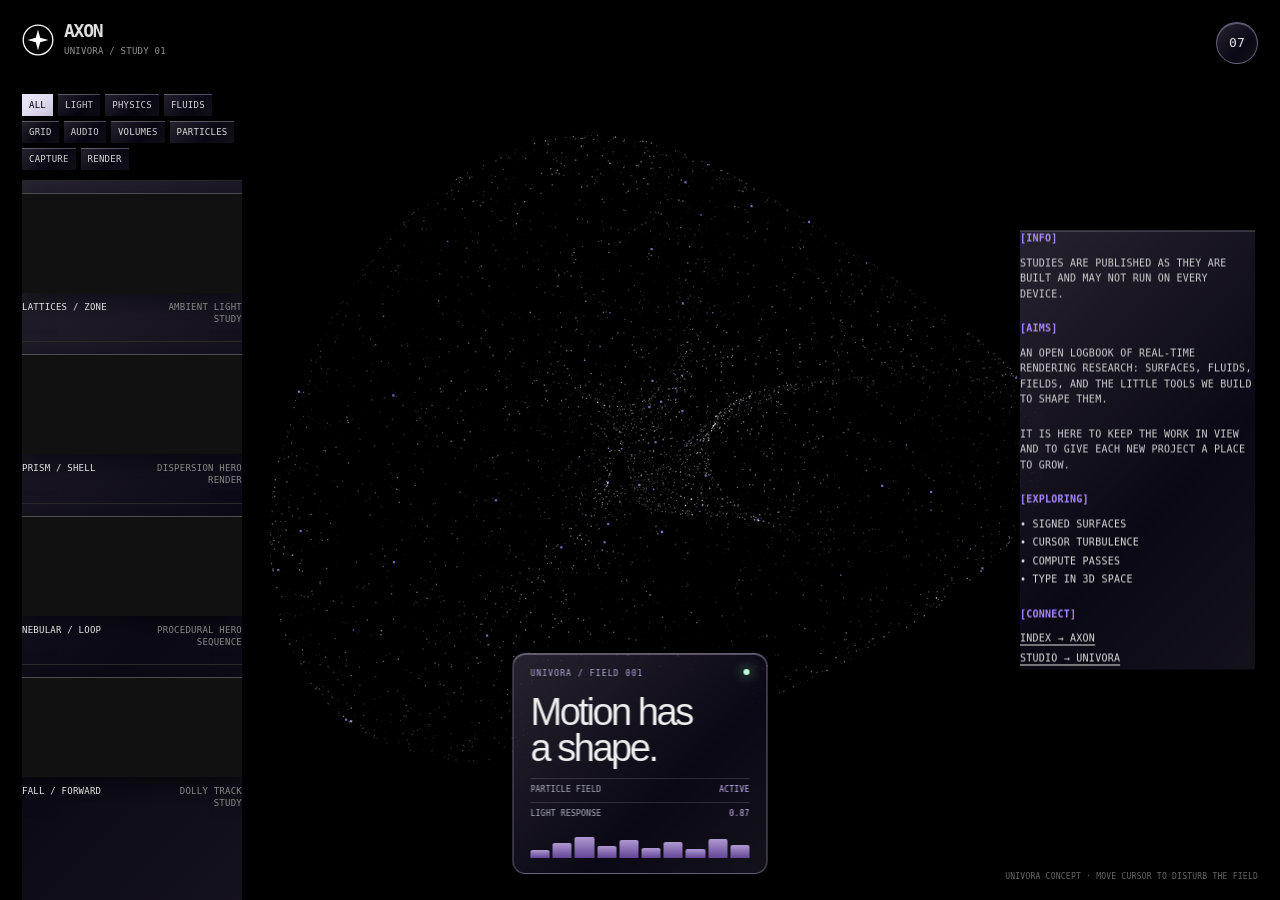
<file: concepts/axon.html>
<!doctype html><html lang="en"><head><meta charset="utf-8"><meta name="viewport" content="width=device-width,initial-scale=1"><title>AXON — Motion research</title><style>
*{box-sizing:border-box}html,body{margin:0;width:100%;height:100%;overflow:hidden;background:#000;color:#ddd;font:12px/1.35 "SF Mono",Menlo,Consolas,monospace;text-transform:uppercase;letter-spacing:.02em}button,a{font:inherit;color:inherit}a{text-decoration:underline;text-underline-offset:3px}a:hover{opacity:.7}canvas{position:fixed;inset:0;width:100%;height:100%}.ui{position:fixed;inset:0;pointer-events:none}.brand,.counter,.tags,.list,.about{position:absolute}.brand{top:22px;left:22px;display:flex;gap:10px;align-items:center}.brand svg{width:32px;height:32px}.brand strong{font-size:18px;letter-spacing:-.07em;line-height:1}.brand small{display:block;font-size:9px;color:#929292;margin-top:4px}.counter{right:22px;top:22px;width:42px;height:42px;display:grid;place-items:center;border:1px solid #2a2a2a;border-radius:50%;background:#0a0a0a;font-size:13px}.tags{left:22px;top:94px;width:220px;display:flex;flex-wrap:wrap;gap:5px}.tags span{font-size:9px;padding:5px 7px;background:#1c1c1c}.tags span:first-child{background:#e6e6e6;color:#000}.list{left:22px;top:180px;bottom:0;width:220px;overflow:auto;scrollbar-width:none;pointer-events:auto}.list::-webkit-scrollbar{display:none}.card{border-top:1px solid #2a2a2a;padding:12px 0 16px}.thumb{height:100px;background:#111;overflow:hidden}.thumb video{width:100%;height:100%;object-fit:cover;display:block}.meta{display:flex;justify-content:space-between;gap:10px;margin-top:8px;font-size:9px;color:#e5e5e5}.meta span:last-child{color:#888;text-align:right}.about{right:25px;top:50%;transform:translateY(-50%);width:235px;font-size:10px;line-height:1.55}.about h2{color:#aa88ff;font-size:10px;margin:0 0 9px}.about p{margin:0 0 19px;color:#d0d0d0}.about a{display:block;margin:4px 0;pointer-events:auto}.about ul{padding:0;list-style:none;margin:0 0 19px}.about li{margin:3px 0}.hint{position:absolute;bottom:17px;right:22px;color:#666;font-size:8px}
@media(max-width:700px){.brand{top:14px;left:14px}.counter{top:14px;right:14px}.tags{top:77px;left:14px;width:180px}.list{left:14px;top:164px;width:175px}.thumb{height:78px}.about{right:14px;width:190px;font-size:9px}.about p{margin-bottom:12px}}
@media(max-width:480px){.tags,.list{display:none}.about{left:18px;right:18px;top:auto;bottom:20px;transform:none;width:auto;max-width:360px;background:linear-gradient(90deg,#000d,#0008);padding:12px}.about p{margin-bottom:9px}.about ul{display:flex;gap:8px;flex-wrap:wrap}.hint{display:none}}
html.showcase-mode,html.showcase-mode body{height:auto;min-height:100%;overflow-y:auto;scrollbar-width:none}html.showcase-mode::-webkit-scrollbar,html.showcase-mode body::-webkit-scrollbar{display:none}.showcase-mode .ui{position:relative;inset:auto;height:100vh;min-height:420px}.archive{display:none}.showcase-mode .archive{position:relative;z-index:1;min-height:100vh;display:grid;grid-template-columns:.9fr 1.1fr;gap:clamp(20px,3vw,50px);align-items:center;padding:clamp(28px,5vw,80px);border-top:1px solid #aa88ff55;background:linear-gradient(125deg,#050509e8,#141021f0)}.archive h2{font-size:clamp(52px,8vw,110px);line-height:.83;letter-spacing:-.1em;font-weight:400;margin:22px 0;color:#eee}.archive h2 em{font-style:normal;color:#aa88ff}.archive p{max-width:330px;color:#aaa;line-height:1.7;font-size:11px}.archive-kicker{color:#aa88ff;font-size:10px;letter-spacing:.2em}.archive-grid{display:grid;grid-template-columns:1fr 1fr;gap:12px}.archive-grid figure{margin:0;min-width:0}.archive-grid img{width:100%;height:clamp(170px,31vh,350px);object-fit:cover;display:block;filter:saturate(.8);transition:transform .35s,filter .35s}.archive-grid figure:hover img{transform:scale(1.03);filter:saturate(1)}.archive-grid figcaption{color:#b5abc8;font-size:9px;padding-top:10px;letter-spacing:.06em}@media(max-width:700px){.showcase-mode .archive{grid-template-columns:1fr;align-content:center;gap:15px}.archive h2{font-size:58px;margin:13px 0}.archive p{margin-bottom:15px}.archive-grid img{height:22vh;min-height:110px}}@media(max-width:480px){.archive-grid img{height:18vh;min-height:90px}}

/* Fine detail for the two-scene research preview. */
.field-hud{position:absolute;left:50%;bottom:26px;width:min(255px,30vw);transform:translateX(-50%);padding:15px 17px;border:1px solid #a88aff55;background:linear-gradient(135deg,#171226c7,#06060bc9);box-shadow:inset 0 1px #ffffff30,0 16px 45px #0009;backdrop-filter:blur(14px);border-radius:13px;color:#eee}.field-hud .hud-head,.field-hud .hud-row{display:flex;justify-content:space-between;gap:12px}.field-hud .hud-head{font-size:8px;color:#b7a8d6;letter-spacing:.14em}.field-hud .hud-head b{width:6px;height:6px;border-radius:50%;background:#c2ffdd;box-shadow:0 0 12px #8ef4bd}.field-hud strong{display:block;font:400 clamp(24px,3vw,38px)/.95 Arial,sans-serif;letter-spacing:-.065em;margin:14px 0 12px;text-transform:none}.field-hud .hud-row{padding:6px 0;border-top:1px solid #ffffff23;font-size:8px;color:#aeb0c2}.field-hud .hud-row em{font-style:normal;color:#d0b5ff}.field-hud .bars{display:flex;align-items:end;gap:3px;height:22px;margin-top:10px}.field-hud .bars i{flex:1;height:var(--h);background:linear-gradient(#d8bcff,#7954b7);opacity:.8;border-radius:2px 2px 0 0;animation:pulsebar 2.4s ease-in-out infinite alternate;animation-delay:var(--delay)}@keyframes pulsebar{to{height:20%;opacity:.4}}
.showcase-mode .archive:before{content:"";position:absolute;inset:0;background:radial-gradient(circle at 72% 41%,#a36cff27,transparent 38%),linear-gradient(90deg,transparent 0 49.9%,#ffffff0b 50%,transparent 50.1%);pointer-events:none}.archive>*{position:relative}.archive-metrics{display:grid;grid-template-columns:1fr 1fr;gap:8px;max-width:340px;margin-top:26px}.archive-metrics div{border-top:1px solid #b69fe255;padding:12px 0 0}.archive-metrics b{display:block;color:#eee;font:400 clamp(19px,3vw,31px)/1 Arial,sans-serif;letter-spacing:-.05em}.archive-metrics span{display:block;color:#9487aa;font-size:8px;letter-spacing:.12em;margin-top:7px}.archive-grid figure{position:relative;padding:8px;border:1px solid #ffffff25;background:#ffffff09;box-shadow:0 20px 50px #0007;transition:transform .35s ease,border-color .35s ease}.archive-grid figure:hover{transform:translateY(-5px);border-color:#b495f18c}.archive-grid figure:after{content:"↗";position:absolute;right:18px;top:18px;color:#fff;font-size:17px;text-shadow:0 2px 9px #000}.archive-grid figcaption{padding:11px 3px 2px}.archive-grid figure:nth-child(2){transform:translateY(24px)}.archive-grid figure:nth-child(2):hover{transform:translateY(19px)}
@media(max-width:700px){.field-hud{left:auto;right:15px;bottom:22px;transform:none;width:170px;padding:11px}.field-hud strong{font-size:24px}.field-hud .hud-row:nth-of-type(2){display:none}.archive-metrics{margin-top:14px}.archive-grid figure:nth-child(2){transform:none}.archive-grid figure:nth-child(2):hover{transform:translateY(-5px)}}@media(max-width:480px){.field-hud{top:74px;right:12px;bottom:auto;width:145px;padding:9px}.field-hud strong{font-size:20px;margin:9px 0}.field-hud .bars{height:12px;margin-top:5px}.field-hud .hud-row{font-size:7px}.archive-metrics b{font-size:19px}.archive-grid figure{padding:5px}.archive-grid figcaption{font-size:7px;padding-top:6px}}
</style><link rel="stylesheet" href="../liquid-glass.css"><script src="../glass-motion.js" defer></script><script src="../preview-scroll.js"></script></head><body><canvas id="particles" aria-hidden="true"></canvas><div class="ui"><div class="brand"><svg viewBox="0 0 40 40" fill="none" aria-hidden="true"><circle cx="20" cy="20" r="18.5" stroke="white" stroke-width="1.6"/><path d="M20 7l2.7 10.3L33 20l-10.3 2.7L20 33l-2.7-10.3L7 20l10.3-2.7z" fill="white"/></svg><div><strong>AXON</strong><small>Univora / study 01</small></div></div><div class="counter">07</div><div class="tags"><span>All</span><span>Light</span><span>Physics</span><span>Fluids</span><span>Grid</span><span>Audio</span><span>Volumes</span><span>Particles</span><span>Capture</span><span>Render</span></div><div class="list"><div class="card"><div class="thumb"><video data-src="media/axon-lattices.mp4" muted autoplay loop playsinline preload="metadata"></video></div><div class="meta"><span>Lattices / zone</span><span>Ambient light<br>study</span></div></div><div class="card"><div class="thumb"><video data-src="media/axon-prism.mp4" muted autoplay loop playsinline preload="metadata"></video></div><div class="meta"><span>Prism / shell</span><span>Dispersion hero<br>render</span></div></div><div class="card"><div class="thumb"><video data-src="media/axon-nebular.mp4" muted autoplay loop playsinline preload="metadata"></video></div><div class="meta"><span>Nebular / loop</span><span>Procedural hero<br>sequence</span></div></div><div class="card"><div class="thumb"><video data-src="media/axon-fall.mp4" muted autoplay loop playsinline preload="metadata"></video></div><div class="meta"><span>Fall / forward</span><span>Dolly track<br>study</span></div></div></div><div class="field-hud" aria-label="Dati dello studio visivo"><div class="hud-head"><span>UNIVORA / FIELD 001</span><b></b></div><strong>Motion has<br>a shape.</strong><div class="hud-row"><span>PARTICLE FIELD</span><em>ACTIVE</em></div><div class="hud-row"><span>LIGHT RESPONSE</span><em>0.87</em></div><div class="bars" aria-hidden="true"><i style="--h:36%;--delay:-.2s"></i><i style="--h:68%;--delay:-.7s"></i><i style="--h:95%;--delay:-1s"></i><i style="--h:53%;--delay:-.4s"></i><i style="--h:80%;--delay:-1.3s"></i><i style="--h:47%;--delay:-.9s"></i><i style="--h:71%;--delay:-.1s"></i><i style="--h:42%;--delay:-1.5s"></i><i style="--h:88%;--delay:-.5s"></i><i style="--h:60%;--delay:-1.1s"></i></div></div><div class="about"><h2>[info]</h2><p>Studies are published as they are built and may not run on every device.</p><h2>[aims]</h2><p>An open logbook of real-time rendering research: surfaces, fluids, fields, and the little tools we build to shape them.</p><p>It is here to keep the work in view and to give each new project a place to grow.</p><h2>[exploring]</h2><ul><li>• Signed surfaces</li><li>• Cursor turbulence</li><li>• Compute passes</li><li>• Type in 3D space</li></ul><h2>[connect]</h2><a href="#">Index → AXON</a><a href="../index.html#contact" target="_top">Studio → Univora</a></div><div class="hint">UNIVORA CONCEPT · MOVE CURSOR TO DISTURB THE FIELD</div></div><section class="archive" aria-label="Archivio di studi visivi"><div><span class="archive-kicker">UNIVORA / MOTION STUDY 01</span><h2>FIELD<br><em>NOTES.</em></h2><p>Forme, luce e movimento diventano un linguaggio. Due studi della collezione, osservati da vicino.</p><div class="archive-metrics"><div><b>04</b><span>STUDI IN MOVIMENTO</span></div><div><b>∞</b><span>FORME POSSIBILI</span></div></div></div><div class="archive-grid"><figure><img src="media/axon-prism.jpg" alt="Studio di superfici in vetro scuro"><figcaption>01 / PRISM · LIGHT &amp; GLASS</figcaption></figure><figure><img src="media/axon-fall.jpg" alt="Studio di un paesaggio digitale"><figcaption>02 / FALL · FORWARD MOTION</figcaption></figure></div></section><script>
const previewMode=new URLSearchParams(location.search).has('preview');if(previewMode)document.documentElement.classList.add('showcase-mode');let previewActive=false,previewPaused=false;
const c=document.getElementById('particles'),g=c.getContext('2d',{alpha:false});let w=0,h=0,dpr=1,points=[],last=0,active=true;const mouse={x:0,y:0,px:0,py:0,force:0};const reduced=matchMedia('(prefers-reduced-motion:reduce)').matches;const rand=(n)=>{let x=Math.sin(n*127.1+78.233)*43758.5453;return x-Math.floor(x)};
const cards=document.querySelectorAll('.thumb video');if(matchMedia('(max-width:480px)').matches){cards.forEach(v=>v.removeAttribute('src'))}else{const cardObserver=new IntersectionObserver(entries=>entries.forEach(({target,isIntersecting})=>{if(isIntersecting&&!document.hidden&&!previewPaused){if(!target.src)target.src=target.dataset.src;target.play().catch(()=>{})}else target.pause()}),{root:document.querySelector('.list'),rootMargin:'90px'});cards.forEach(v=>cardObserver.observe(v))}document.addEventListener('visibilitychange',()=>cards.forEach(v=>{if(document.hidden)v.pause();else if(!previewPaused&&v.src&&v.getBoundingClientRect().bottom>0)v.play().catch(()=>{})}));
const list=document.querySelector('.list');let listStart=performance.now(),manualPause=0;
list.addEventListener('pointermove',()=>{manualPause=performance.now()+2500});
if(!reduced||previewMode){function autoScrollList(now){requestAnimationFrame(autoScrollList);if(document.hidden||previewPaused||(previewMode&&!previewActive)||now<manualPause||list.clientHeight===0)return;const max=list.scrollHeight-list.clientHeight;if(max<2)return;const p=((now-listStart)%14000)/14000;const smooth=x=>x*x*(3-2*x);let y=p<.12?0:p<.46?smooth((p-.12)/.34):p<.57?1:p<.91?1-smooth((p-.57)/.34):0;list.scrollTop=max*y}requestAnimationFrame(autoScrollList)}
if(previewMode){
  window.univoraPreview=createUnivoraPreview({
    onActivate(){previewActive=true},
    onDeactivate(){previewActive=false;cards.forEach(v=>v.pause())},
    onPause(){previewPaused=true;cards.forEach(v=>v.pause())},
    onPlay(){previewPaused=false;cards.forEach(v=>{if(v.src)v.play().catch(()=>{})})}
  });
}
function resize(){w=innerWidth;h=innerHeight;dpr=Math.min(devicePixelRatio||1,2);c.width=Math.round(w*dpr);c.height=Math.round(h*dpr);c.style.width=w+'px';c.style.height=h+'px';g.setTransform(dpr,0,0,dpr,0,0);const count=w<480?2600:6000;points=Array.from({length:count},(_,i)=>{let a=rand(i+1)*Math.PI*2,b=rand(i+231)*Math.PI*2,r=.52+.14*Math.cos(b);return {a,b,r,noise:rand(i+19),twist:rand(i+56),dx:0,dy:0}})}
addEventListener('resize',resize);resize();addEventListener('pointermove',e=>{mouse.px=mouse.x;mouse.py=mouse.y;mouse.x=e.clientX;mouse.y=e.clientY;mouse.force=Math.min(1,Math.hypot(mouse.x-mouse.px,mouse.y-mouse.py)/38)});new IntersectionObserver(([e])=>{active=e.isIntersecting;if(active)requestAnimationFrame(frame)},{threshold:.01}).observe(c);
function frame(t){if(!active||document.hidden)return;if(t-last<30){requestAnimationFrame(frame);return}last=t;g.fillStyle='#000';g.fillRect(0,0,w,h);const scale=Math.min(w*.35,h*.63),cx=w*(w<480?.53:.51)+(mouse.x-w/2)*-.008,cy=h*(w<480?.37:.5)+(mouse.y-h/2)*.008;let spin=(reduced&&!previewMode)?0:t*.00009;g.globalCompositeOperation='lighter';for(let i=0;i<points.length;i++){const p=points[i],a=p.a+spin,b=p.b+Math.sin(a*2+t*.0003)*.18,R=p.r+.13*Math.cos(b),x3=(R+.16*Math.cos(b))*Math.cos(a),y3=(R+.16*Math.cos(b))*Math.sin(a),z3=.26*Math.sin(b)+.17*Math.sin(a*2);let x=cx+(x3*.88+z3*.46)*scale,y=cy+(y3*.64-z3*.66)*scale;const vx=x-mouse.x,vy=y-mouse.y,dist=Math.hypot(vx,vy),push=mouse.force*Math.max(0,1-dist/160);p.dx+=(vx/(dist||1))*push*3;p.dy+=(vy/(dist||1))*push*3;p.dx*=.91;p.dy*=.91;x+=p.dx;y+=p.dy;const lum=45+Math.round(105*(.5+.5*Math.sin(a*3+b*2)))+Math.round(35*p.noise);g.fillStyle=p.noise>.986?`rgba(172,142,255,${.72*p.noise})`:`rgba(${lum},${lum},${lum+4},${.22+.48*p.noise})`;let s=p.noise>.994?2.2:.65+p.noise*.7;g.fillRect(x,y,s,s)}g.globalCompositeOperation='source-over';mouse.force*=.88;requestAnimationFrame(frame)}requestAnimationFrame(frame);
</script></body></html>
</file>
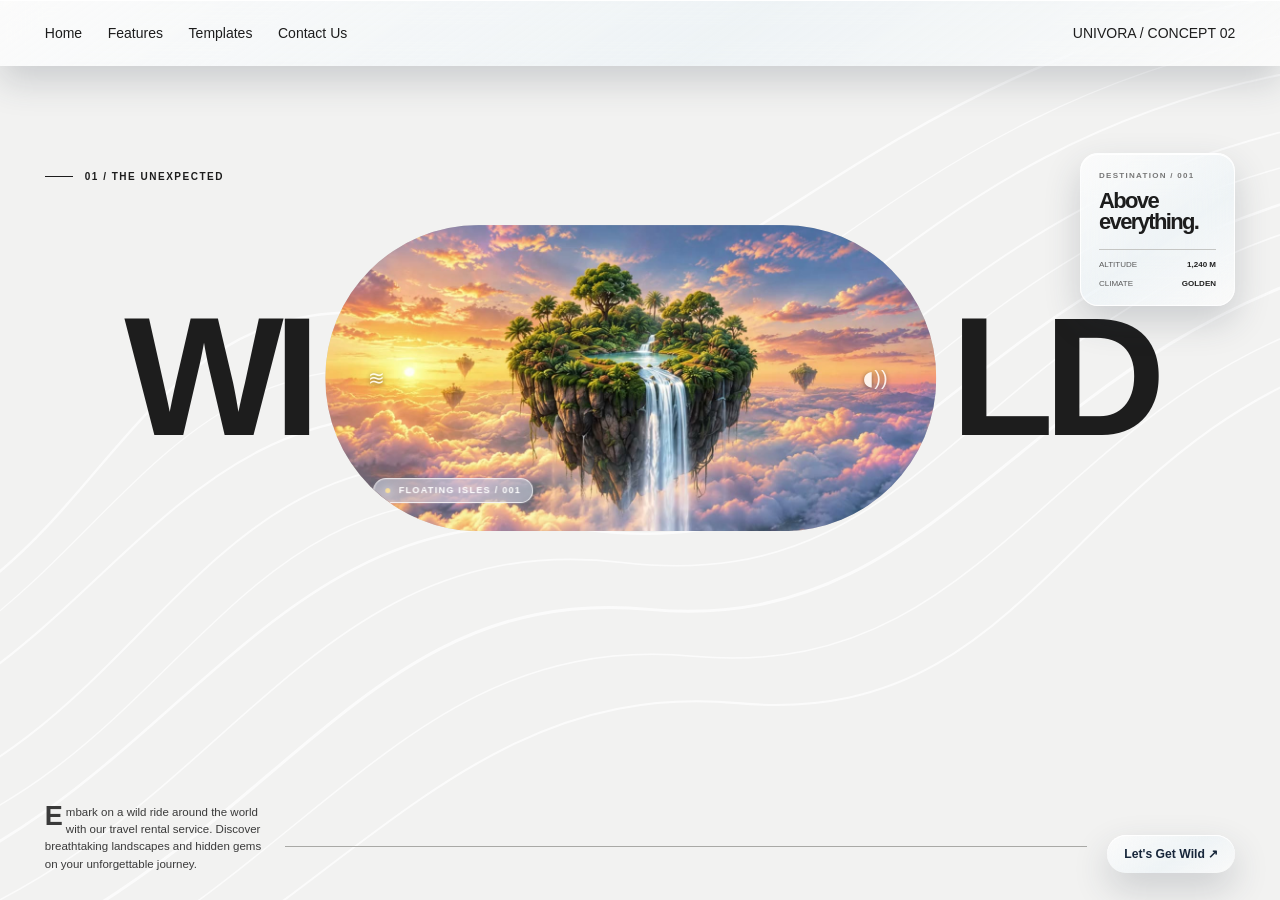
<file: concepts/wild.html>
<!doctype html><html lang="en"><head><meta charset="utf-8"><meta name="viewport" content="width=device-width,initial-scale=1"><title>Univora concept 02 — Travel experience</title><style>
*{box-sizing:border-box}html,body{margin:0;width:100%;height:100%;overflow:hidden}body{font-family:Inter,Arial,Helvetica,sans-serif;color:#1d1d1d;background:#fff}.scene{position:relative;width:100%;height:100%;isolation:isolate}.paper{position:absolute;inset:0;background:#f2f2f1;opacity:0}.paper svg{width:100%;height:100%;display:block}.nav{position:absolute;top:0;left:0;right:0;z-index:4;display:flex;align-items:center;justify-content:space-between;padding:25px 3.5%;font-size:clamp(10px,1.1vw,14px);font-weight:500;transform:translateY(-140%)}.nav .links,.nav .social{display:flex;gap:clamp(12px,2vw,30px)}.nav a{color:inherit;text-decoration:none}.nav a:hover{text-decoration:underline}.hero{--fs:min(19.6vh,13.2vw);position:absolute;top:42%;left:50%;transform:translate(-50%,-50%);width:max-content;max-width:96%;font-size:var(--fs)}.word{display:flex;align-items:center;justify-content:center;gap:.026em;line-height:.8;white-space:nowrap}.half{font-size:1em;font-weight:800;letter-spacing:-.06em;line-height:1}.pill{position:relative;display:block;flex:none;width:.012em;height:1.81em;border-radius:100vw;overflow:hidden;clip-path:inset(50% 0);background:#d8d3cf}.pill video,.pill img{position:absolute;inset:0;width:100%;height:100%;object-fit:cover;object-position:center top;display:block}.pill video{z-index:1}.pill img{z-index:0}.hairline{position:absolute;inset:0;z-index:2;background:#b9b9b9}.pill-icon{position:absolute;z-index:3;color:#fff;top:50%;transform:translateY(-50%);font:20px/1 Arial,sans-serif;opacity:0;text-shadow:0 1px 5px #0009}.pill-icon.left{left:7%}.pill-icon.right{right:7%;cursor:pointer;border:0;background:none}.footer{position:absolute;z-index:4;bottom:0;left:0;right:0;display:flex;align-items:end;gap:20px;padding:0 3.5% 27px;transform:translateY(160%)}.footer p{margin:0;width:220px;max-width:36%;font-size:clamp(10px,.9vw,12px);line-height:1.5;color:#3a3a3a}.footer p:first-letter{float:left;font-size:2.35em;line-height:.85;font-weight:700;padding-right:3px}.rule{height:1px;flex:1;background:#a9a9a6;margin-bottom:16px;transform:scaleX(0);transform-origin:center}.replay{border:0;background:#1b1b1b;color:#fff;cursor:pointer;border-radius:100px;padding:12px 17px;font-size:clamp(10px,.95vw,13px);font-weight:600;white-space:nowrap;transition:transform .2s}.replay:hover{transform:translateY(-3px)}
.play .paper{animation:fadepaper 2.1s ease forwards}.play .nav{animation:navin 2.1s cubic-bezier(.2,.8,.2,1) forwards}.play .footer{animation:footin 2.1s cubic-bezier(.2,.8,.2,1) forwards}.play .word{animation:gap 2.1s cubic-bezier(.4,0,.2,1) forwards}.play .pill{animation:open 2.1s cubic-bezier(.4,0,.2,1) forwards}.play .hairline{animation:hair 2.1s ease forwards}.play .rule{animation:rule 2.1s ease forwards}.play .pill-icon{animation:icons 2.1s ease forwards}
@keyframes open{0%,14%{width:.012em;clip-path:inset(50% 0)}30%{width:.16em;clip-path:inset(0)}58%{width:1.81em}100%{width:3.62em;clip-path:inset(0)}}@keyframes gap{0%,14%{gap:.026em}58%{gap:.05em}100%{gap:.085em}}@keyframes hair{0%,14%{opacity:1}30%,100%{opacity:0}}@keyframes fadepaper{0%,45%{opacity:0}78%,100%{opacity:1}}@keyframes navin{0%,50%{transform:translateY(-140%)}86%,100%{transform:translateY(0)}}@keyframes footin{0%,52%{transform:translateY(160%)}90%,100%{transform:translateY(0)}}@keyframes rule{0%,40%{transform:scaleX(0)}95%,100%{transform:scaleX(1)}}@keyframes icons{0%,80%{opacity:0}100%{opacity:.85}}
@media(max-width:720px){.nav{padding:16px 20px;font-size:11px}.nav .social{display:none}.nav .links{gap:13px}.hero{--fs:min(34vw,16.5vh);top:46%;width:calc(100% - 40px)}.word{flex-direction:column;gap:.03em}.pill{width:100%;height:0;clip-path:inset(0 50%);max-height:calc((100vw - 40px)/1.85)}.half{line-height:.82}.footer{display:block;padding:0 20px 18px}.footer p{max-width:none;width:100%;font-size:11px;margin-bottom:14px}.footer .bottom{display:flex;align-items:center;gap:14px}.footer .rule{margin:0}.footer .replay{padding:11px 15px}.play .pill{animation:openmobile 2.1s cubic-bezier(.4,0,.2,1) forwards}.play .word{animation:gapmobile 2.1s cubic-bezier(.4,0,.2,1) forwards}@keyframes openmobile{0%,14%{height:1px;clip-path:inset(0 50%)}30%{height:10%;clip-path:inset(0)}58%{height:55%}100%{height:calc((100vw - 40px)/1.85);clip-path:inset(0)}}@keyframes gapmobile{0%,14%{gap:.03em}100%{gap:.1em}}}
@media(prefers-reduced-motion:reduce){.paper{opacity:1}.nav,.footer{transform:none}.word{gap:.085em}.pill{width:3.62em;clip-path:inset(0)}.hairline{display:none}.pill-icon{opacity:.85}.rule{transform:none}.play *{animation:none!important}@media(max-width:720px){.pill{width:100%;height:calc((100vw - 40px)/1.85)}.word{gap:.1em}}}
html.showcase-mode,html.showcase-mode body{height:auto;min-height:100%;overflow-y:auto;scrollbar-width:none}html.showcase-mode::-webkit-scrollbar,html.showcase-mode body::-webkit-scrollbar{display:none}.showcase-mode .scene{height:100vh;min-height:420px}.journey{display:none}.showcase-mode .journey{min-height:100vh;display:grid;grid-template-columns:.8fr 1.2fr;gap:clamp(20px,4vw,55px);align-items:center;padding:clamp(35px,6vw,90px);background:#e8e7e3;color:#1d1d1d;overflow:hidden}.journey .eyebrow{font-size:11px;letter-spacing:.18em;font-weight:700}.journey h2{font-size:clamp(54px,8vw,130px);letter-spacing:-.08em;line-height:.85;margin:25px 0}.journey p{font-size:clamp(12px,1.3vw,18px);line-height:1.55;max-width:300px}.journey-visual{position:relative;height:min(70vh,560px);border-radius:300px 300px 22px 22px;overflow:hidden;box-shadow:0 30px 70px #686c7550}.journey-visual img{width:100%;height:100%;object-fit:cover;object-position:center;animation:drift 13s ease-in-out infinite alternate}.journey-mark{position:absolute;left:25px;bottom:20px;color:#fff;font-size:11px;font-weight:700;letter-spacing:.12em;text-shadow:0 2px 8px #0009}@keyframes drift{from{transform:scale(1.07) translateY(1%)}to{transform:scale(1.18) translateY(-2%)}}@media(max-width:720px){.showcase-mode .journey{display:flex;flex-direction:column;align-items:stretch;justify-content:center;padding:30px 22px}.journey h2{font-size:clamp(62px,15vw,95px);margin:14px 0}.journey p{font-size:12px}.journey-visual{height:38vh;min-height:175px;border-radius:180px 180px 18px 18px}}@media(prefers-reduced-motion:reduce){.journey-visual img{animation:none}}

/* Editorial layers that give the showcase depth without extra media requests. */
.scene-label{position:absolute;z-index:3;left:8%;bottom:9%;padding:8px 11px;border:1px solid #ffffff9c;border-radius:100px;background:#101f3588;backdrop-filter:blur(8px);color:#fff;font-size:clamp(8px,.72vw,11px);letter-spacing:.13em;font-weight:700}.scene-label:before{content:"";display:inline-block;width:5px;height:5px;border-radius:50%;background:#f8df9d;box-shadow:0 0 8px #fff;margin-right:8px;vertical-align:middle}.scene-marker{position:absolute;z-index:5;left:3.5%;top:19%;display:flex;align-items:center;gap:12px;font-size:10px;letter-spacing:.15em;font-weight:700}.scene-marker:before{content:"";width:28px;height:1px;background:#1d1d1d}.feature-card{position:absolute;z-index:5;right:3.5%;top:17%;width:155px;padding:17px 18px;border:1px solid #ffffffa6;border-radius:18px;background:#ffffffe0;box-shadow:0 14px 35px #565f6742;backdrop-filter:blur(12px)}.feature-card small{display:block;color:#777;font-size:8px;letter-spacing:.16em;font-weight:700}.feature-card strong{display:block;margin:11px 0 16px;font-size:22px;letter-spacing:-.075em;line-height:.95}.feature-card .card-rule{height:1px;background:#c5c6c4}.feature-card .coord{display:flex;justify-content:space-between;gap:5px;margin-top:10px;font-size:8px;color:#5a5a5a}.feature-card .coord b{color:#222}.showcase-mode .journey{position:relative;background:radial-gradient(circle at 22% 80%,#e3d4bd,transparent 37%),#e8e7e3}.journey:before{content:"02";position:absolute;left:3vw;bottom:-.2em;font-size:min(44vw,470px);font-weight:800;letter-spacing:-.14em;line-height:1;color:#d4d4d080;pointer-events:none}.journey-copy{position:relative;z-index:2}.journey-facts{display:grid;grid-template-columns:1fr 1fr;gap:15px;max-width:350px;margin:26px 0 24px}.journey-facts div{border-top:1px solid #8e9091;padding-top:10px}.journey-facts b{display:block;font-size:15px}.journey-facts span{display:block;margin-top:6px;color:#626568;font-size:8px;letter-spacing:.13em}.journey-toggle{border:1px solid #171717;border-radius:100px;background:#1c1c1c;color:#fff;padding:11px 17px;font-size:10px;font-weight:700;letter-spacing:.04em;cursor:pointer;transition:transform .2s,background .2s}.journey-toggle:hover{transform:translateY(-3px);background:#465b76}.journey.is-cool{background:radial-gradient(circle at 22% 80%,#cbd9e1,transparent 37%),#e1e8ea}.journey.is-cool .journey-visual img{filter:hue-rotate(145deg) saturate(.85)}.journey-visual{border:8px solid #ffffffa1}.journey-visual:after{content:"";position:absolute;inset:0;pointer-events:none;background:linear-gradient(180deg,#0000 60%,#0718296e)}.journey-mark{z-index:2}.journey-topline{position:absolute;z-index:2;top:20px;left:24px;right:24px;display:flex;justify-content:space-between;color:#fff;font-size:9px;letter-spacing:.15em;font-weight:700;text-shadow:0 2px 8px #000}
@media(max-width:720px){.feature-card,.scene-marker{display:none}.scene-label{font-size:8px;left:7%;bottom:8%}.journey-facts{margin:14px 0}.journey-facts b{font-size:12px}.journey-toggle{padding:9px 14px}.journey:before{font-size:70vw}.journey-topline{font-size:7px;top:15px;left:16px;right:16px}}
@media(prefers-reduced-motion:reduce){.showcase-mode .journey-visual img{animation:drift 13s ease-in-out infinite alternate}}
</style><link rel="stylesheet" href="../liquid-glass.css"><script src="../glass-motion.js" defer></script><script src="../preview-scroll.js"></script></head><body><div class="scene play" id="scene"><div class="paper"><svg viewBox="0 0 1440 960" preserveAspectRatio="none" aria-hidden="true"><g fill="none" stroke="white" stroke-linecap="round" opacity=".72"><path d="M-140 870C180 780 220 440 590 500S1000 200 1550 120" stroke-width="2"/><path d="M-110 905C210 810 260 480 620 540S1020 245 1550 155" stroke-width="1.5"/><path d="M-130 955C200 850 300 520 660 565S1060 290 1550 190" stroke-width="2.8"/><path d="M-100 1000C250 890 340 560 700 600S1080 330 1530 225" stroke-width="1.7"/><path d="M-200 800C120 730 180 390 540 450S960 145 1500 70" stroke-width="2.2"/><path d="M-210 750C110 690 150 340 500 400S950 110 1490 30" stroke-width="1.3"/><path d="M-180 690C130 640 130 280 470 340S930 65 1480 -10" stroke-width="2.6"/><path d="M-100 1060C310 930 390 620 730 650S1140 370 1560 270" stroke-width="3.2"/><path d="M-90 1120C340 980 430 670 780 700S1180 405 1570 320" stroke-width="1.6"/><path d="M-80 1170C360 1030 480 720 830 750S1200 450 1580 365" stroke-width="2.2"/></g></svg></div><nav class="nav"><div class="links"><a href="#">Home</a><a href="#">Features</a><a href="#">Templates</a><a href="#">Contact Us</a></div><div class="social"><span>UNIVORA / CONCEPT 02</span></div></nav><main class="hero"><div class="word"><span class="half">WI</span><div class="pill"><img src="media/wild-poster.jpg" alt="Floating island at sunset"><video src="media/wild-island.mp4" muted autoplay loop playsinline preload="metadata"></video><span class="hairline"></span><span class="scene-label">FLOATING ISLES / 001</span><span class="pill-icon left">≋</span><button class="pill-icon right" type="button" aria-label="Toggle sound waves">◖))</button></div><span class="half">LD</span></div></main><div class="scene-marker">01 / THE UNEXPECTED</div><div class="feature-card"><small>DESTINATION / 001</small><strong>Above<br>everything.</strong><div class="card-rule"></div><div class="coord"><span>ALTITUDE</span><b>1,240 M</b></div><div class="coord"><span>CLIMATE</span><b>GOLDEN</b></div></div><footer class="footer"><p>Embark on a wild ride around the world with our travel rental service. Discover breathtaking landscapes and hidden gems on your unforgettable journey.</p><div class="bottom" style="display:flex;align-items:center;gap:20px;flex:1"><span class="rule"></span><button class="replay" type="button">Let's Get Wild ↗</button></div></footer></div><section class="journey" id="journey" aria-label="Un secondo sguardo sul concept"><div class="journey-copy"><span class="eyebrow">UNIVORA / CONCEPT STUDY</span><h2>FAR<br>AWAY.</h2><p>Un luogo immaginario, una nuova prospettiva. Il viaggio continua oltre la prima impressione.</p><div class="journey-facts"><div><b>34° 16′ N</b><span>POSITION</span></div><div><b>06:42 AM</b><span>FIRST LIGHT</span></div></div><button class="journey-toggle" type="button">Change atmosphere ↗</button></div><div class="journey-visual"><img src="media/wild-poster.jpg" alt="Isola sospesa tra le nuvole al tramonto"><span class="journey-topline"><span>UNIVORA / 02</span><span>THE OTHER SIDE</span></span><span class="journey-mark">DISCOVER THE UNEXPECTED ↗</span></div></section><script>
const previewMode=new URLSearchParams(location.search).has('preview');if(previewMode)document.documentElement.classList.add('showcase-mode');
const scene=document.getElementById('scene'),video=document.querySelector('video'),btn=document.querySelector('.replay'),speaker=document.querySelector('.pill-icon.right');btn.addEventListener('click',()=>{if(previewMode){window.univoraPreview?.next();return}scene.classList.remove('play');void scene.offsetWidth;scene.classList.add('play')});document.querySelector('.journey-toggle').addEventListener('click',e=>{const cool=document.querySelector('.journey').classList.toggle('is-cool');e.currentTarget.textContent=cool?'Return to golden hour ↗':'Change atmosphere ↗'});speaker.addEventListener('click',()=>{speaker.textContent=speaker.textContent.includes('))')?'◖':'◖))'});if(!previewMode&&matchMedia('(prefers-reduced-motion:reduce)').matches)video.pause();document.addEventListener('visibilitychange',()=>{if(document.hidden)video.pause();else if(previewMode||!matchMedia('(prefers-reduced-motion:reduce)').matches)video.play().catch(()=>{})});
if(previewMode){
  let active=false,paused=false;
  const visible=()=>scene.getBoundingClientRect().bottom>0;
  window.univoraPreview=createUnivoraPreview({
    onActivate(){active=true;if(!paused&&visible())video.play().catch(()=>{})},
    onDeactivate(){active=false;video.pause()},
    onPause(){paused=true;video.pause()},
    onPlay(){paused=false;if(active&&visible())video.play().catch(()=>{})}
  });
  new IntersectionObserver(([entry])=>{
    if(entry.isIntersecting&&active&&!paused)video.play().catch(()=>{});
    else video.pause();
  },{threshold:.05}).observe(scene);
}
</script></body></html>
</file>
<file: liquid-glass.css>
/* Surface and light only: all original dimensions, spacing and typography stay in place. */
:root {
  --glass-white: rgba(245, 249, 255, .65);
  --glass-blue: rgba(180, 203, 255, .16);
  --glass-shadow: 0 24px 65px rgba(0, 4, 19, .45), inset 0 1px rgba(255, 255, 255, .36);
}

/* Univora studio */
.topbar {
  border-color: rgba(255, 255, 255, .38);
  background: linear-gradient(135deg, rgba(238, 246, 255, .24), rgba(111, 139, 205, .1) 48%, rgba(228, 238, 255, .16));
  box-shadow: var(--glass-shadow);
  -webkit-backdrop-filter: blur(24px) saturate(155%);
  backdrop-filter: blur(24px) saturate(155%);
}
.brand-mark {
  box-shadow: inset 2px 2px 5px #fff, 3px 4px 12px #a5beff8c, 0 0 18px #b2c9ff45;
}
.round, .button, .showcase-controls button {
  border-color: rgba(255, 255, 255, .62);
  background: linear-gradient(140deg, rgba(236, 246, 255, .36), rgba(170, 196, 248, .13) 56%, rgba(255, 255, 255, .14));
  box-shadow: inset 0 1px rgba(255, 255, 255, .76), inset 0 -1px rgba(158, 186, 242, .25), 0 10px 26px rgba(0, 5, 23, .32);
  -webkit-backdrop-filter: blur(16px) saturate(145%);
  backdrop-filter: blur(16px) saturate(145%);
}
.round:hover, .button:hover, .showcase-controls button:hover {
  background: linear-gradient(135deg, #f4f8ff, #ccdfff);
  box-shadow: inset 0 1px #fff, 0 11px 28px rgba(128, 165, 255, .32);
}
.glass-panel, .shop-card, .contact-aside, .summary {
  border-color: rgba(255, 255, 255, .43);
  background: radial-gradient(circle at var(--glass-x, 50%) var(--glass-y, 0%), rgba(230, 239, 255, .25), transparent 52%),
              linear-gradient(138deg, rgba(230, 239, 255, .2), rgba(139, 168, 231, .05) 52%, rgba(220, 234, 255, .12));
  box-shadow: var(--glass-shadow);
  -webkit-backdrop-filter: blur(20px) saturate(150%);
  backdrop-filter: blur(20px) saturate(150%);
}
.glass-panel:hover, .shop-card:hover, .contact-aside:hover, .summary:hover {
  border-color: rgba(255, 255, 255, .64);
  box-shadow: 0 28px 76px rgba(0, 5, 24, .53), inset 0 1px rgba(255, 255, 255, .62), 0 0 32px rgba(150, 179, 255, .12);
}
.summary {
  background: linear-gradient(125deg, rgba(214, 230, 255, .1), rgba(169, 190, 238, .03));
  box-shadow: inset 0 1px rgba(255, 255, 255, .24);
  -webkit-backdrop-filter: blur(14px) saturate(140%);
  backdrop-filter: blur(14px) saturate(140%);
}
.level, .chip, .showcase-tags span {
  border-color: rgba(255, 255, 255, .32);
  background: linear-gradient(135deg, rgba(225, 237, 255, .16), rgba(163, 187, 243, .05));
  box-shadow: inset 0 1px rgba(255, 255, 255, .23);
}
.level.selected, .level:hover {
  border-color: rgba(220, 235, 255, .85);
  background: linear-gradient(135deg, rgba(201, 220, 255, .34), rgba(177, 202, 255, .13));
  box-shadow: inset 0 1px rgba(255, 255, 255, .55), 0 6px 24px rgba(151, 178, 255, .16);
}
.contact-form input, .contact-form textarea {
  border-color: rgba(255, 255, 255, .3);
  background: linear-gradient(140deg, rgba(239, 246, 255, .15), rgba(185, 207, 255, .05));
  box-shadow: inset 0 1px rgba(255, 255, 255, .22);
}
.contact-form input:focus, .contact-form textarea:focus {
  border-color: #deebff;
  box-shadow: inset 0 1px rgba(255, 255, 255, .55), 0 0 0 3px rgba(183, 212, 255, .18);
}
.showcase-browser, .film-frame {
  border-color: rgba(255, 255, 255, .48);
  box-shadow: 0 30px 80px rgba(0, 4, 18, .57), inset 0 1px rgba(255, 255, 255, .44), 0 0 42px rgba(151, 179, 255, .12);
}
.showcase-browser {
  transition: border-color .55s ease, box-shadow .55s ease;
}
.showcase-browser:hover, .showcase-browser:focus-within {
  border-color: rgba(235, 244, 255, .8);
  box-shadow: 0 34px 88px rgba(0, 4, 18, .62), inset 0 1px #ffffffb3, 0 0 48px rgba(151, 179, 255, .2);
}
.showcase-chrome {
  position: relative;
  overflow: hidden;
  background: linear-gradient(135deg, rgba(230, 240, 255, .32), rgba(69, 84, 120, .31) 50%, rgba(21, 29, 49, .94));
}
.showcase-chrome::before {
  content: "";
  position: absolute;
  inset: 0;
  pointer-events: none;
  background: linear-gradient(105deg, transparent 25%, rgba(235, 244, 255, .18) 50%, transparent 75%);
  transform: translateX(-120%);
  animation: glass-sheen 12s ease-in-out infinite;
}
@keyframes glass-sheen {
  0%, 68% { transform: translateX(-120%); }
  88%, 100% { transform: translateX(120%); }
}
#contact .faq details {
  margin-bottom: 12px;
  padding: 22px 24px;
  border: 1px solid rgba(220, 235, 255, .3);
  border-radius: 18px;
  background: linear-gradient(135deg, rgba(226, 238, 255, .16), rgba(142, 174, 234, .06) 58%, rgba(222, 236, 255, .1));
  box-shadow: inset 0 1px rgba(255, 255, 255, .32), 0 14px 38px rgba(0, 5, 23, .22);
  -webkit-backdrop-filter: blur(18px) saturate(145%);
  backdrop-filter: blur(18px) saturate(145%);
  transition: border-color .25s ease, background-color .25s ease, box-shadow .25s ease;
}
#contact .faq details:hover, #contact .faq details[open] {
  border-color: rgba(226, 239, 255, .57);
  box-shadow: inset 0 1px rgba(255, 255, 255, .48), 0 18px 44px rgba(0, 5, 23, .28);
}
#contact .faq summary {
  display: flex;
  align-items: center;
  justify-content: space-between;
  gap: 18px;
  list-style: none;
  color: #f2f6ff;
  font-weight: 500;
  line-height: 1.4;
  letter-spacing: -.02em;
}
#contact .faq summary::-webkit-details-marker { display: none; }
#contact .faq summary::after {
  content: "+";
  flex: none;
  display: grid;
  place-items: center;
  width: 28px;
  height: 28px;
  border: 1px solid rgba(231, 242, 255, .55);
  border-radius: 50%;
  background: linear-gradient(145deg, rgba(238, 246, 255, .24), rgba(150, 180, 242, .1));
  box-shadow: inset 0 1px rgba(255, 255, 255, .45);
  color: #dbe8ff;
  font: 20px/1 -apple-system, BlinkMacSystemFont, "Segoe UI", sans-serif;
}
#contact .faq details[open] summary::after { content: "−"; }
#contact .faq summary:focus-visible {
  outline: 2px solid #dbe8ff;
  outline-offset: 5px;
  border-radius: 5px;
}
#contact .faq p {
  max-width: 68ch;
  margin: 14px 46px 2px 0;
  color: #c5d2e8;
  font-size: 14px;
  line-height: 1.75;
}
@media (max-width: 600px) {
  #contact .faq details { padding: 20px; }
  #contact .faq p { margin-right: 0; }
}

/* AXON: dark glass instruments, in their original positions and sizes. */
body:has(#particles) :is(.counter, .tags span, .list, .about, .field-hud) {
  border-color: rgba(217, 204, 255, .4);
  background: linear-gradient(135deg, rgba(192, 176, 238, .2), rgba(16, 13, 31, .65) 62%, rgba(155, 137, 207, .13));
  box-shadow: 0 16px 44px rgba(0, 0, 0, .58), inset 0 1px rgba(240, 230, 255, .31);
  -webkit-backdrop-filter: blur(18px) saturate(140%);
  backdrop-filter: blur(18px) saturate(140%);
}
body:has(#particles) .tags span:first-child { background: #eee8ff; }
body:has(#particles) .thumb { box-shadow: 0 8px 22px #0008, inset 0 1px #ffffff40; }
body:has(#particles) .archive-grid figure { filter: drop-shadow(0 14px 24px #0009); }

/* WILD: clear, sunlit glass above the existing film and paper. */
body:has(.scene.play) :is(.nav, .feature-card, .replay, .journey-toggle) {
  border-color: rgba(255, 255, 255, .86);
  background: linear-gradient(145deg, rgba(255, 255, 255, .72), rgba(234, 245, 251, .46) 56%, rgba(255, 255, 255, .61));
  box-shadow: 0 15px 36px rgba(43, 56, 72, .2), inset 0 1px #fff;
  -webkit-backdrop-filter: blur(19px) saturate(140%);
  backdrop-filter: blur(19px) saturate(140%);
}
body:has(.scene.play) .replay,
body:has(.scene.play) .journey-toggle { color: #17263a; }
body:has(.scene.play) .scene-label {
  background: rgba(230, 241, 255, .46);
  border-color: rgba(255, 255, 255, .85);
  -webkit-backdrop-filter: blur(15px) saturate(145%);
  backdrop-filter: blur(15px) saturate(145%);
}
body:has(.scene.play) .journey-visual {
  box-shadow: 0 32px 76px rgba(52, 71, 89, .37), inset 0 1px #fff;
}

/* Pointer driven depth never changes the element's layout box. */
@media (hover: hover) and (pointer: fine) and (prefers-reduced-motion: no-preference) {
  .glass-motion {
    transform: perspective(1000px) rotateX(var(--glass-rx, 0deg)) rotateY(var(--glass-ry, 0deg));
    transform-style: preserve-3d;
    transition: box-shadow .25s ease, border-color .25s ease;
    will-change: transform;
  }
  .glass-panel.glass-motion:hover {
    transform: perspective(1000px) rotateX(var(--glass-rx, 0deg)) rotateY(var(--glass-ry, 0deg)) translateY(-5px);
  }
}
@media (prefers-reduced-motion: reduce) {
  .glass-motion { transform: none; }
  .showcase-chrome::before { animation: none; }
}

/* =====================================================================
   Liquid glass v2: depth, rim light and slow ambient motion.
   Scoped to the main site (html.lg2) so the concept pages are untouched.
   Only surfaces, light, transforms and animations are changed here:
   no width, height, padding, margin, gap or font-size is set anywhere.
   ===================================================================== */

/* Frosted-glass grain: a faint speckle laid over the glass tints below. */
html.lg2 {
  --lg-grain: url("data:image/svg+xml,%3Csvg xmlns='http://www.w3.org/2000/svg' width='160' height='160'%3E%3Cfilter id='g'%3E%3CfeTurbulence type='fractalNoise' baseFrequency='.85' numOctaves='2' stitchTiles='stitch'/%3E%3CfeColorMatrix values='0 0 0 0 1 0 0 0 0 1 0 0 0 0 1 0 0 0 .4 -.16'/%3E%3C/filter%3E%3Crect width='160' height='160' filter='url(%23g)' opacity='.28'/%3E%3C/svg%3E");
}

/* --- Ambient light behind everything: gives the glass something to refract --- */
html.lg2 .ambient { position: absolute; inset: 0; z-index: 0; overflow: hidden; pointer-events: none; contain: strict; }
html.lg2 .ambient i { position: absolute; display: block; border-radius: 50%; will-change: transform; }
html.lg2 .ambient i {
  translate: calc(var(--amb-px, 0) * var(--d, 24) * 1px) calc(var(--amb-y, 0) * var(--s, -.05) * 1px + var(--amb-py, 0) * var(--d, 24) * 1px);
}
html.lg2 .ambient .o1 {
  width: 62vmax; height: 62vmax; left: -22vmax; top: -18vmax; --d: 34; --s: -.05;
  background: radial-gradient(circle, rgba(86, 122, 255, .3) 0, rgba(86, 122, 255, .11) 42%, transparent 68%);
  animation: lg-drift-a 38s ease-in-out infinite alternate;
}
html.lg2 .ambient .o2 {
  width: 54vmax; height: 54vmax; right: -20vmax; top: 18%; --d: -26; --s: -.09;
  background: radial-gradient(circle, rgba(168, 128, 255, .26), rgba(168, 128, 255, .08) 44%, transparent 68%);
  animation: lg-drift-b 46s ease-in-out infinite alternate;
}
html.lg2 .ambient .o3 {
  width: 60vmax; height: 60vmax; left: 12%; bottom: -34vmax; --d: 20; --s: -.12;
  background: radial-gradient(circle, rgba(70, 190, 255, .2), rgba(70, 190, 255, .06) 46%, transparent 68%);
  animation: lg-drift-c 52s ease-in-out infinite alternate;
}
html.lg2 .ambient .b {
  border: 1px solid rgba(220, 235, 255, .26);
  background: radial-gradient(circle at 30% 26%, rgba(255, 255, 255, .36), rgba(190, 210, 255, .1) 34%, rgba(120, 120, 255, .14) 66%, rgba(200, 180, 255, .26));
  box-shadow: inset 8px 10px 22px rgba(255, 255, 255, .14), inset -12px -14px 28px rgba(110, 130, 255, .2), 0 30px 60px rgba(0, 0, 0, .35);
  opacity: .4;
}
html.lg2 .ambient .b1 { width: 19vmax; height: 19vmax; right: 7%; top: 46%; --d: -52; --s: -.16; animation: lg-bob-a 21s ease-in-out infinite alternate; }
html.lg2 .ambient .b2 { width: 11vmax; height: 11vmax; left: 5%; top: 62%; --d: 40; --s: -.22; animation: lg-bob-b 17s ease-in-out infinite alternate; }
@keyframes lg-drift-a { from { transform: translate3d(0, 0, 0) scale(1); } to { transform: translate3d(9vmax, 7vmax, 0) scale(1.12); } }
@keyframes lg-drift-b { from { transform: translate3d(0, 0, 0) scale(1.05); } to { transform: translate3d(-8vmax, 9vmax, 0) scale(.92); } }
@keyframes lg-drift-c { from { transform: translate3d(0, 0, 0) scale(1); } to { transform: translate3d(10vmax, -6vmax, 0) scale(1.14); } }
@keyframes lg-bob-a { from { transform: translate3d(0, 0, 0) rotate(0deg); } to { transform: translate3d(-3vmax, -5vmax, 0) rotate(8deg); } }
@keyframes lg-bob-b { from { transform: translate3d(0, 0, 0) rotate(0deg); } to { transform: translate3d(4vmax, -4vmax, 0) rotate(-10deg); } }

/* The showcase had a solid fill: let the ambient light show through it. */
html.lg2 #home .showcase {
  background-color: rgba(8, 11, 19, .58);
}

/* --- Large glass surfaces: lens edge, depth shadow that follows the tilt --- */
html.lg2 :is(.glass-panel, .shop-card, .contact-aside, .summary) {
  position: relative;
  isolation: isolate;
  border-color: rgba(255, 255, 255, .3);
  -webkit-backdrop-filter: blur(22px) saturate(175%) brightness(1.07);
  backdrop-filter: blur(22px) saturate(175%) brightness(1.07);
  box-shadow:
    calc(var(--glass-px, 0) * -18px) calc(26px + var(--glass-py, 0) * -12px) 64px rgba(0, 4, 19, .5),
    inset 1.5px 1.5px 1px -1px rgba(255, 255, 255, .55),
    inset -1.5px -1.5px 1px -1px rgba(165, 190, 255, .35),
    inset 0 0 38px rgba(190, 210, 255, .07),
    inset 0 -22px 40px -22px rgba(120, 150, 255, .12);
}
html.lg2 .glass-panel {
  background:
    var(--lg-grain),
    linear-gradient(142deg, rgba(255, 255, 255, .17), rgba(190, 208, 255, .05) 38%, rgba(120, 150, 235, .06) 66%, rgba(255, 255, 255, .11));
  background-size: 160px 160px, auto;
}
html.lg2 .glass-panel::before {
  background: radial-gradient(circle at var(--glass-x, 24%) var(--glass-y, 0%), rgba(213, 230, 255, .2), transparent 56%);
}
html.lg2 :is(.shop-card, .contact-aside, .summary) {
  background:
    var(--lg-grain),
    radial-gradient(circle at var(--glass-x, 30%) var(--glass-y, 0%), rgba(236, 243, 255, .22), transparent 54%),
    linear-gradient(142deg, rgba(255, 255, 255, .17), rgba(190, 208, 255, .05) 38%, rgba(120, 150, 235, .06) 66%, rgba(255, 255, 255, .11));
  background-size: 160px 160px, auto, auto;
}
html.lg2 :is(.glass-panel, .shop-card, .contact-aside, .summary):hover {
  border-color: rgba(255, 255, 255, .5);
  box-shadow:
    calc(var(--glass-px, 0) * -22px) calc(34px + var(--glass-py, 0) * -14px) 80px rgba(0, 4, 19, .58),
    inset 1.5px 1.5px 1px -1px rgba(255, 255, 255, .8),
    inset -1.5px -1.5px 1px -1px rgba(180, 205, 255, .5),
    inset 0 0 44px rgba(200, 220, 255, .1),
    inset 0 -22px 40px -22px rgba(120, 150, 255, .18),
    0 0 36px rgba(150, 179, 255, .14);
}

/* Top bar: a floating lens */
html.lg2 .topbar {
  border-color: rgba(255, 255, 255, .3);
  background:
    var(--lg-grain),
    linear-gradient(120deg, rgba(255, 255, 255, .17), rgba(150, 175, 235, .07) 46%, rgba(255, 255, 255, .1));
  background-size: 160px 160px, auto;
  -webkit-backdrop-filter: blur(26px) saturate(180%) brightness(1.08);
  backdrop-filter: blur(26px) saturate(180%) brightness(1.08);
  box-shadow:
    0 14px 48px rgba(0, 3, 16, .5),
    inset 1.5px 1.5px 1px -1px rgba(255, 255, 255, .6),
    inset -1.5px -1.5px 1px -1px rgba(165, 190, 255, .4),
    inset 0 0 26px rgba(190, 210, 255, .07);
}

/* Rim light and sheen live in a child layer added by glass-motion.js */
html.lg2 .glass-fx { position: absolute; inset: 0; z-index: -1; border-radius: inherit; overflow: hidden; pointer-events: none; }
html.lg2 .glass-fx::before {
  content: ""; position: absolute; top: -30%; bottom: -30%; left: 0; width: 55%;
  background: linear-gradient(100deg, transparent, rgba(255, 255, 255, 0) 20%, rgba(255, 255, 255, .13) 50%, rgba(255, 255, 255, 0) 80%, transparent);
  transform: translateX(-140%) skewX(-14deg);
  animation: lg-sheen 13s ease-in-out var(--fx-delay, 0s) infinite;
}
html.lg2 .glass-fx::after {
  content: ""; position: absolute; inset: 0; border-radius: inherit; padding: 1.5px;
  background:
    radial-gradient(130% 150% at var(--glass-x, 22%) var(--glass-y, 0%), rgba(255, 255, 255, .95), rgba(255, 255, 255, .3) 24%, rgba(255, 255, 255, .07) 52%, transparent 74%),
    linear-gradient(315deg, rgba(170, 195, 255, .55), rgba(170, 195, 255, 0) 34%);
  -webkit-mask: linear-gradient(#000 0 0) content-box, linear-gradient(#000 0 0);
  -webkit-mask-composite: xor;
  mask: linear-gradient(#000 0 0) content-box, linear-gradient(#000 0 0);
  mask-composite: exclude;
}
@keyframes lg-sheen { 0%, 62% { transform: translateX(-140%) skewX(-14deg); } 100% { transform: translateX(330%) skewX(-14deg); } }

/* --- Small glass: buttons, chips, levels, inputs, FAQ, frames --- */
html.lg2 :is(.round, .button, .showcase-controls button) {
  -webkit-backdrop-filter: blur(14px) saturate(170%);
  backdrop-filter: blur(14px) saturate(170%);
  box-shadow:
    inset 1.5px 1.5px 1px -.5px rgba(255, 255, 255, .75),
    inset -1.5px -1.5px 1px -.5px rgba(160, 185, 250, .4),
    inset 0 0 14px rgba(200, 220, 255, .12),
    0 12px 28px rgba(0, 5, 23, .36);
}
html.lg2 :is(.round, .button):hover {
  box-shadow:
    inset 0 1px #fff,
    inset -1.5px -1.5px 1px -.5px rgba(160, 185, 250, .5),
    0 14px 30px rgba(0, 6, 28, .45),
    0 0 30px rgba(169, 207, 255, .42);
}
html.lg2 :is(.level, .chip, .showcase-tags span) {
  box-shadow:
    inset 1px 1px 1px -.5px rgba(255, 255, 255, .45),
    inset -1px -1px 1px -.5px rgba(165, 190, 255, .25),
    inset 0 0 14px rgba(190, 210, 255, .06);
}
html.lg2 .level.selected, html.lg2 .level:hover {
  box-shadow:
    inset 1px 1px 1px -.5px rgba(255, 255, 255, .8),
    inset -1px -1px 1px -.5px rgba(180, 205, 255, .5),
    inset 0 0 18px rgba(200, 220, 255, .12),
    0 8px 28px rgba(151, 178, 255, .2);
}
html.lg2 .contact-form :is(input, textarea) {
  -webkit-backdrop-filter: blur(10px) saturate(150%);
  backdrop-filter: blur(10px) saturate(150%);
  box-shadow:
    inset 1.5px 1.5px 2px -1px rgba(255, 255, 255, .4),
    inset -1px -1px 1px -.5px rgba(165, 190, 255, .2),
    inset 0 0 18px rgba(190, 210, 255, .05);
}
html.lg2 .contact-form :is(input, textarea):focus {
  box-shadow:
    inset 1.5px 1.5px 2px -1px rgba(255, 255, 255, .7),
    inset 0 0 22px rgba(200, 220, 255, .1),
    0 0 0 3px rgba(183, 212, 255, .2),
    0 0 28px rgba(150, 190, 255, .2);
}
html.lg2 #contact .faq details {
  box-shadow:
    inset 1.5px 1.5px 1px -1px rgba(255, 255, 255, .5),
    inset -1.5px -1.5px 1px -1px rgba(165, 190, 255, .3),
    inset 0 0 26px rgba(190, 210, 255, .05),
    0 14px 38px rgba(0, 5, 23, .26);
}
html.lg2 #contact .faq details:hover, html.lg2 #contact .faq details[open] {
  box-shadow:
    inset 1.5px 1.5px 1px -1px rgba(255, 255, 255, .75),
    inset -1.5px -1.5px 1px -1px rgba(180, 205, 255, .45),
    inset 0 0 30px rgba(200, 220, 255, .08),
    0 18px 44px rgba(0, 5, 23, .34);
}
html.lg2 :is(.showcase-browser, .film-frame) {
  box-shadow:
    0 34px 90px rgba(0, 4, 18, .6),
    inset 0 1px rgba(255, 255, 255, .5),
    inset 1px 0 rgba(255, 255, 255, .14),
    0 0 46px rgba(151, 179, 255, .16);
}
html.lg2 .showcase-browser:hover, html.lg2 .showcase-browser:focus-within {
  box-shadow:
    0 38px 98px rgba(0, 4, 18, .66),
    inset 0 1px rgba(255, 255, 255, .7),
    inset 1px 0 rgba(255, 255, 255, .22),
    0 0 58px rgba(151, 179, 255, .26);
}

/* --- Depth: inner objects shift against the tilt, spheres drift at different depths --- */
html.lg2 .glass-panel .liquid-object { translate: calc(var(--glass-px, 0) * 14px) calc(var(--glass-py, 0) * 10px); }
html.lg2 .duo-art i:first-child { translate: calc(var(--dpx, 0) * 26px) calc(var(--dpy, 0) * 18px); }
html.lg2 .duo-art i:last-child { translate: calc(var(--dpx, 0) * -34px) calc(var(--dpy, 0) * -22px); }
html.lg2 .liquid-object.orb i {
  animation: floatglass 7s ease-in-out -4s infinite, lg-morph 11s ease-in-out infinite;
}
@keyframes lg-morph {
  0%, 100% { border-radius: 36% 64% 58% 42% / 45% 32% 68% 55%; }
  33% { border-radius: 58% 42% 40% 60% / 52% 58% 42% 48%; }
  66% { border-radius: 44% 56% 66% 34% / 38% 48% 52% 62%; }
}

/* --- Slow float, desktop pointers only; pauses while the surface is in use --- */
@media (hover: hover) and (pointer: fine) {
  html.lg2 :is(.glass-panel, .shop-card, .contact-aside, .summary, .showcase-browser) {
    animation: lg-float 9s ease-in-out var(--fx-delay, 0s) infinite alternate;
  }
  html.lg2 :is(.glass-panel, .shop-card, .contact-aside, .summary, .showcase-browser):is(:hover, :focus-within) {
    animation-play-state: paused;
  }
}
@keyframes lg-float { from { translate: 0 -3px; } to { translate: 0 4px; } }

@media (prefers-reduced-motion: reduce) {
  html.lg2 .ambient i, html.lg2 .glass-fx::before, html.lg2 .liquid-object.orb i,
  html.lg2 :is(.glass-panel, .shop-card, .contact-aside, .summary, .showcase-browser) { animation: none !important; }
}

/* Small screens: keep the concept previews usable inside their narrow frames. */
@media (max-width: 720px) {
  .pill {
    height: calc(54.054vw - 21.62px);
    max-height: calc(54.054vw - 21.62px);
  }
  .play .pill { animation: wild-mobile-reveal 2.1s cubic-bezier(.4, 0, .2, 1) forwards; }
}
@keyframes wild-mobile-reveal {
  0%, 14% { clip-path: inset(0 50%); opacity: 0; transform: scaleY(.8); }
  30% { clip-path: inset(0 36%); opacity: 1; }
  100% { clip-path: inset(0); opacity: 1; transform: scaleY(1); }
}
@media (max-width: 720px) and (prefers-reduced-motion: reduce) {
  .play .pill { animation: none; }
}
@media (max-width: 600px) {
  .nav button { min-height: 44px; }
  .showcase-chrome { height: 48px; }
  .showcase-chrome i { display: none; }
  .showcase-chrome span {
    min-width: 0;
    overflow: hidden;
    white-space: nowrap;
    text-overflow: ellipsis;
  }
  .showcase-controls button {
    position: relative;
    width: 38px;
    height: 38px;
    font-size: 15px;
  }
  .showcase-controls button::after {
    content: "";
    position: absolute;
    inset: -3px;
  }
  html.showcase-mode body:has(#particles) .about { display: none; }
  .contact-form input::placeholder,
  .contact-form textarea::placeholder { color: #b9c6da; opacity: 1; }
  .site-footer { color: #a6b4cc; }
}

/* Fine detail in the existing surfaces, without changing their layout. */
.content-block {
  background-image: radial-gradient(ellipse at 85% 20%, rgba(56, 80, 144, .32), transparent 60%),
                    radial-gradient(circle at 8% 90%, rgba(116, 99, 174, .1), transparent 38%),
                    linear-gradient(rgba(219, 231, 255, .025) 1px, transparent 1px),
                    linear-gradient(90deg, rgba(219, 231, 255, .025) 1px, transparent 1px);
  background-size: auto, auto, 72px 72px, 72px 72px;
}
#home .showcase {
  background-image: radial-gradient(ellipse at 75% 20%, rgba(72, 77, 135, .24), transparent 48%),
                    radial-gradient(ellipse at 12% 82%, rgba(55, 79, 129, .18), transparent 42%),
                    linear-gradient(115deg, rgba(201, 218, 255, .025) 1px, transparent 1px);
  background-size: auto, auto, 110px 110px;
}
.glass-panel::after {
  content: "";
  position: absolute;
  top: 0;
  right: 24px;
  width: 32%;
  height: 1px;
  background: linear-gradient(90deg, transparent, rgba(246, 250, 255, .8), transparent);
  pointer-events: none;
}
.process article { position: relative; }
.process article::before {
  content: "";
  position: absolute;
  left: 0;
  top: -2px;
  width: 42px;
  height: 3px;
  border-radius: 3px;
  background: linear-gradient(90deg, #d9e7ff, rgba(167, 185, 255, .16));
  box-shadow: 0 0 18px rgba(167, 194, 255, .3);
}
.showcase-open span { transition: transform .35s cubic-bezier(.16, 1, .3, 1); }
.showcase-open:hover span, .showcase-open:focus-visible span { transform: translate(3px, -3px); }
.showcase-play { font-size: 0 !important; }
.showcase-play::before {
  content: "";
  width: 12px;
  height: 13px;
  background: linear-gradient(90deg, currentColor 0 3px, transparent 3px 8px, currentColor 8px 11px, transparent 11px);
}
.showcase-play[aria-label="Riprendi l’anteprima"]::before {
  width: 11px;
  height: 13px;
  background: currentColor;
  clip-path: polygon(0 0, 100% 50%, 0 100%);
}
@media (prefers-reduced-motion: reduce) {
  .showcase-open span { transition: none; }
}

/* =====================================================================
   Detail layer: engraved marks, orbit lines, light that follows the cursor,
   metallic type and glints. Everything below is absolutely positioned,
   painted (colour, shadow, gradient) or transformed: no box is resized.
   ===================================================================== */

/* Etched corner marks on the large glass cards */
/* (drawn on the .glass-fx layer, so the card's own ::after highlight line stays untouched) */
html.lg2 :is(.glass-panel, .shop-card, .contact-aside, .summary) > .glass-fx {
  --t: rgba(235, 243, 255, .32);
  background:
    linear-gradient(var(--t), var(--t)) left 9px top 9px / 8px 1px no-repeat,
    linear-gradient(var(--t), var(--t)) left 9px top 9px / 1px 8px no-repeat,
    linear-gradient(var(--t), var(--t)) right 9px top 9px / 8px 1px no-repeat,
    linear-gradient(var(--t), var(--t)) right 9px top 9px / 1px 8px no-repeat,
    linear-gradient(var(--t), var(--t)) left 9px bottom 9px / 8px 1px no-repeat,
    linear-gradient(var(--t), var(--t)) left 9px bottom 9px / 1px 8px no-repeat,
    linear-gradient(var(--t), var(--t)) right 9px bottom 9px / 8px 1px no-repeat,
    linear-gradient(var(--t), var(--t)) right 9px bottom 9px / 1px 8px no-repeat;
}
html.lg2 :is(.glass-panel, .shop-card, .contact-aside, .summary):hover > .glass-fx { --t: rgba(245, 249, 255, .6); }

/* Lit pin on the "principles" lines (the process lines already have their own bar) */
html.lg2 .principle { position: relative; }
html.lg2 .principle::before {
  content: ""; position: absolute; top: -3px; left: 0; width: 5px; height: 5px; border-radius: 50%;
  background: #dbe8ff; box-shadow: 0 0 10px 1px rgba(158, 193, 255, .75);
}

/* Metallic type on the big statements */
html.lg2 :is(.block-head h2, .final-cta h2, .duo h2) {
  background: linear-gradient(180deg, #ffffff 18%, #dbe5ff 58%, #a9b8e6 100%);
  -webkit-background-clip: text; background-clip: text;
  -webkit-text-fill-color: transparent; color: transparent;
}
html.lg2 .hero-copy h1 strong {
  background: linear-gradient(100deg, #dfe9ff 0%, #ffffff 24%, #b4c6ff 46%, #ffffff 68%, #dfe9ff 100%);
  background-size: 230% 100%;
  -webkit-background-clip: text; background-clip: text;
  -webkit-text-fill-color: transparent; color: transparent;
  animation: lg-type-sheen 9s ease-in-out infinite alternate;
}
@keyframes lg-type-sheen { from { background-position: 0% 50%; } to { background-position: 100% 50%; } }

/* Navigation: glowing underline and lit label */
html.lg2 .nav button:after {
  background: linear-gradient(90deg, transparent, #e4eeff 30%, #e4eeff 70%, transparent);
  box-shadow: 0 0 9px 1px rgba(158, 193, 255, .7);
}
html.lg2 .nav button.active { text-shadow: 0 0 16px rgba(190, 215, 255, .65); }

/* Browser-window dots on the concept previews become little glass beads */
html.lg2 .showcase-chrome i {
  opacity: 1;
  background: radial-gradient(circle at 32% 28%, #ffffff, #b7c6ea 55%, #6d7fae);
  box-shadow: 0 0 6px rgba(160, 190, 255, .45);
}

/* Specular glints on the floating glass objects */
html.lg2 .liquid-object i { position: relative; }
html.lg2 .liquid-object i::after {
  content: ""; position: absolute; left: 13%; top: 9%; width: 40%; height: 19%; border-radius: 50%;
  background: linear-gradient(180deg, rgba(255, 255, 255, .7), rgba(255, 255, 255, 0));
  transform: rotate(-28deg); filter: blur(1.2px); pointer-events: none;
}
html.lg2 .liquid-object.ring i::after { left: 9%; top: 3%; width: 30%; height: 10%; opacity: .8; }
html.lg2 .duo-art i::after {
  content: ""; position: absolute; left: 17%; top: 11%; width: 34%; height: 17%; border-radius: 50%;
  background: linear-gradient(180deg, rgba(255, 255, 255, .62), rgba(255, 255, 255, 0));
  transform: rotate(-30deg); filter: blur(1.4px); pointer-events: none;
}

/* Orbit lines around the hero cube (positioned from the cube's own centre and size) */
html.lg2 .hero-orbits {
  position: absolute; left: var(--cx, 64%); top: var(--cy, 41%); width: 0; height: 0;
  z-index: 1; pointer-events: none; opacity: .9;
}
html.lg2 .hero-orbits i {
  position: absolute; left: 0; top: 0; display: block; border-radius: 50%; translate: -50% -50%;
  border: 1px solid rgba(190, 210, 255, .2);
  transform: perspective(1500px) rotateX(var(--tilt, 70deg)) rotateY(var(--roll, 0deg)) rotateZ(0deg);
  animation: lg-orbit var(--spin, 46s) linear infinite;
}
html.lg2 .hero-orbits i::before {
  content: ""; position: absolute; left: 50%; top: 0; width: 7px; height: 7px; margin: -3.5px 0 0 -3.5px; border-radius: 50%;
  background: radial-gradient(circle at 35% 30%, #fff, #bcd2ff 60%, #7f9bff);
  box-shadow: 0 0 14px 2px rgba(170, 200, 255, .7);
}
html.lg2 .hero-orbits .r1 { width: calc(var(--cube, 380px) * 1.55); height: calc(var(--cube, 380px) * 1.55); --tilt: 72deg; --roll: -14deg; --spin: 38s; }
html.lg2 .hero-orbits .r2 { width: calc(var(--cube, 380px) * 2.05); height: calc(var(--cube, 380px) * 2.05); --tilt: 66deg; --roll: 22deg; --spin: 61s; border-style: dashed; border-color: rgba(190, 210, 255, .13); animation-direction: reverse; }
html.lg2 .hero-orbits .r3 { width: calc(var(--cube, 380px) * 2.7); height: calc(var(--cube, 380px) * 2.7); --tilt: 76deg; --roll: 6deg; --spin: 84s; border-color: rgba(190, 210, 255, .09); }
html.lg2 .hero-orbits .r3::before { width: 5px; height: 5px; margin: -2.5px 0 0 -2.5px; opacity: .75; }
@keyframes lg-orbit {
  to { transform: perspective(1500px) rotateX(var(--tilt, 70deg)) rotateY(var(--roll, 0deg)) rotateZ(360deg); }
}

/* Soft light that trails the cursor behind the glass */
html.lg2 .ambient .c {
  width: 34vmax; height: 34vmax; left: 0; top: 0; translate: -50% -50%; opacity: 0; transition: opacity .6s ease;
  background: radial-gradient(circle, rgba(176, 204, 255, .16), rgba(176, 204, 255, .05) 42%, transparent 68%);
}
html.lg2 .ambient .c.on { opacity: 1; }

/* Thin scroll-progress line along the very top edge */
html.lg2 .scroll-line { position: absolute; left: 0; right: 0; top: 0; height: 2px; z-index: 12; pointer-events: none; }
html.lg2 .scroll-line i {
  display: block; height: 100%; transform-origin: 0 50%; transform: scaleX(var(--scroll-p, 0));
  background: linear-gradient(90deg, rgba(120, 160, 255, 0), #a9c4ff 40%, #e4dcff);
  box-shadow: 0 0 10px rgba(160, 190, 255, .7);
}

/* =====================================================================
   Touch, tablet and accessibility pass.
   Desktop (mouse) layout is untouched: every size-related rule below sits
   inside a touch media query, a tablet width range, or only adds an invisible
   hit area. Safe-area rules resolve to 0 on screens without a notch.
   ===================================================================== */

html { -webkit-text-size-adjust: 100%; text-size-adjust: 100%; }

/* --- Notch / home-indicator safe areas (0 when there is none) --- */
html.lg2 { --pad: max(clamp(22px, 6vw, 100px), calc(env(safe-area-inset-left, 0px) + 14px)); }
html.lg2 .topbar { margin-left: env(safe-area-inset-left, 0px); margin-right: env(safe-area-inset-right, 0px); }
html.lg2 .site-footer { padding-bottom: calc(var(--sf-pb, 28px) + env(safe-area-inset-bottom, 0px)); }
@media (max-width: 600px) { html.lg2 .site-footer { --sf-pb: 23px; } }

/* --- Keyboard focus: a clear glass ring (visible only for keyboard / assistive input) --- */
html.lg2 :is(.button, .round, .level, .nav button, .brand, .showcase-controls button, .showcase-open, .to-top, #contact .faq summary):focus-visible {
  outline: 2px solid rgba(220, 233, 255, .95);
  outline-offset: 3px;
}

/* --- Glass range slider (box height is kept identical to the native one) --- */
html.lg2 .range { -webkit-appearance: none; appearance: none; background: transparent; cursor: pointer; }
@media (min-width: 601px) { html.lg2 .range { height: 16px; } }
html.lg2 .range:focus { outline: none; }
html.lg2 .range:focus-visible { outline: 2px solid rgba(220, 233, 255, .95); outline-offset: 6px; border-radius: 8px; }
html.lg2 .range::-webkit-slider-runnable-track {
  height: 6px; border-radius: 6px;
  background:
    linear-gradient(90deg, rgba(176, 202, 255, .95), rgba(212, 194, 255, .92)) 0 0 / calc(11px + (100% - 22px) * var(--p, .25)) 100% no-repeat,
    rgba(255, 255, 255, .14);
  box-shadow: inset 0 1px 2px rgba(0, 0, 0, .5), inset 0 -1px rgba(255, 255, 255, .16), 0 0 14px rgba(150, 185, 255, .16);
}
html.lg2 .range::-moz-range-track {
  height: 6px; border-radius: 6px; background: rgba(255, 255, 255, .14);
  box-shadow: inset 0 1px 2px rgba(0, 0, 0, .5), inset 0 -1px rgba(255, 255, 255, .16);
}
html.lg2 .range::-moz-range-progress {
  height: 6px; border-radius: 6px 0 0 6px; background: linear-gradient(90deg, rgba(176, 202, 255, .95), rgba(212, 194, 255, .92));
}
html.lg2 .range::-webkit-slider-thumb {
  -webkit-appearance: none; appearance: none; box-sizing: border-box;
  width: 22px; height: 22px; margin-top: -8px; border-radius: 50%;
  border: 1px solid rgba(255, 255, 255, .8);
  background: radial-gradient(circle at 32% 26%, #ffffff, #e2ecff 36%, rgba(168, 196, 255, .9) 72%, rgba(128, 156, 240, .95));
  box-shadow: inset 0 1px 1px #fff, inset -2px -3px 5px rgba(110, 135, 235, .45), 0 3px 10px rgba(0, 5, 25, .55), 0 0 16px rgba(160, 195, 255, .45);
  transition: transform .18s ease, box-shadow .18s ease;
}
html.lg2 .range::-moz-range-thumb {
  box-sizing: border-box; width: 22px; height: 22px; border-radius: 50%;
  border: 1px solid rgba(255, 255, 255, .8);
  background: radial-gradient(circle at 32% 26%, #ffffff, #e2ecff 36%, rgba(168, 196, 255, .9) 72%, rgba(128, 156, 240, .95));
  box-shadow: inset 0 1px 1px #fff, inset -2px -3px 5px rgba(110, 135, 235, .45), 0 3px 10px rgba(0, 5, 25, .55), 0 0 16px rgba(160, 195, 255, .45);
}
html.lg2 .range:active::-webkit-slider-thumb { transform: scale(1.12); box-shadow: inset 0 1px 1px #fff, inset -2px -3px 5px rgba(110, 135, 235, .45), 0 4px 14px rgba(0, 5, 25, .6), 0 0 24px rgba(170, 205, 255, .7); }

/* --- Pause the decorative animations of anything that is off screen --- */
html.lg2 .lg-off, html.lg2 .lg-off > .glass-fx::before, html.lg2 .hero-orbits.lg-off i { animation-play-state: paused; }

/* --- Floating "back to top" glass button --- */
html.lg2 .to-top {
  position: absolute; z-index: 11; width: 46px; height: 46px; padding: 0; border-radius: 50%;
  right: max(18px, calc(env(safe-area-inset-right, 0px) + 14px));
  bottom: max(18px, calc(env(safe-area-inset-bottom, 0px) + 14px));
  display: grid; place-items: center; color: #eaf1ff; font-size: 18px; line-height: 1; cursor: pointer;
  border: 1px solid rgba(255, 255, 255, .5);
  background: var(--lg-grain), linear-gradient(140deg, rgba(236, 246, 255, .34), rgba(170, 196, 248, .13) 56%, rgba(255, 255, 255, .14));
  background-size: 160px 160px, auto;
  -webkit-backdrop-filter: blur(14px) saturate(170%); backdrop-filter: blur(14px) saturate(170%);
  box-shadow: inset 1.5px 1.5px 1px -.5px rgba(255, 255, 255, .75), inset -1.5px -1.5px 1px -.5px rgba(160, 185, 250, .4), 0 12px 28px rgba(0, 5, 23, .45);
  opacity: 0; visibility: hidden; pointer-events: none; translate: 0 14px;
  transition: opacity .3s ease, translate .3s cubic-bezier(.2, .8, .2, 1), visibility .3s, scale .2s cubic-bezier(.2, .8, .2, 1);
}
html.lg2 .to-top.show { opacity: 1; visibility: visible; pointer-events: auto; translate: 0 0; }
html.lg2 .to-top:active { scale: .92; }
@media (prefers-reduced-motion: reduce) { html.lg2 .to-top { transition: none; } }

/* --- Tablet portrait (≈800–940px): the preview column keeps its width instead of leaving a gap --- */
@media (min-width: 801px) and (max-width: 940px) {
  #home .showcase-item { grid-template-columns: 230px minmax(0, 1fr); }
  #home .showcase-item:nth-of-type(2) { grid-template-columns: minmax(0, 1fr) 230px; }
}

/* --- Touch screens (phones, iPad): bigger invisible hit areas, no zoom on focus, calmer GPU load --- */
@media (pointer: coarse) {
  html.lg2 :is(a, button, summary, .level, textarea, input:not([type="range"])) {
    -webkit-tap-highlight-color: transparent;
    touch-action: manipulation;
  }
  html.lg2 .page { overscroll-behavior-y: contain; }

  /* iOS zooms the page when a field under 16px gets focus */
  html.lg2 .contact-form :is(input, textarea) { font-size: 16px; }

  /* hit areas: the drawn size stays the same, only the touchable zone grows */
  html.lg2 .round { position: relative; }
  html.lg2 .round::after { content: ""; position: absolute; inset: -6px; border-radius: 50%; }
  html.lg2 .brand { position: relative; }
  html.lg2 .brand::before { content: ""; position: absolute; inset: -10px -8px; }
  html.lg2 .showcase-open { position: relative; }
  html.lg2 .showcase-open::before { content: ""; position: absolute; inset: -12px -10px; }
  html.lg2 :is(.contact-aside, .form-note) a { position: relative; }
  html.lg2 :is(.contact-aside, .form-note) a::before { content: ""; position: absolute; inset: -12px -6px; }
  html.lg2 #contact .faq summary { padding-block: 12px; margin-block: -12px; }

  /* previews: let a swipe on the preview scroll the page instead of getting trapped inside the frame */
  html.lg2 .showcase-browser iframe { pointer-events: none; }

  /* lighter glass: smaller blur radii keep scrolling smooth on phone GPUs */
  html.lg2 :is(.glass-panel, .shop-card, .contact-aside, .summary) {
    -webkit-backdrop-filter: blur(14px) saturate(165%) brightness(1.06);
    backdrop-filter: blur(14px) saturate(165%) brightness(1.06);
  }
  html.lg2 .topbar { -webkit-backdrop-filter: blur(18px) saturate(170%) brightness(1.06); backdrop-filter: blur(18px) saturate(170%) brightness(1.06); }

  /* (press feedback lives in the "3D glass keys" block at the end of this file) */
}

/* Tablets with touch (601px and up): the same, plus larger controls where they were tiny */
@media (pointer: coarse) and (min-width: 601px) {
  html.lg2 .nav button { padding-block: 16px; margin-block: -12px; padding-inline: 10px; margin-inline: -10px; }
  html.lg2 .nav button:after { bottom: 3px; left: 10px; right: 10px; }
  html.lg2 .showcase-chrome { height: 48px; }
  html.lg2 .showcase-controls button { position: relative; width: 38px; height: 38px; font-size: 15px; }
  html.lg2 .showcase-controls button::after { content: ""; position: absolute; inset: -3px; }
  html.lg2 .range { box-sizing: content-box; padding-block: 14px; margin-block: -14px; }
  html.lg2 .range::-webkit-slider-thumb { width: 28px; height: 28px; margin-top: -11px; }
  html.lg2 .range::-moz-range-thumb { width: 28px; height: 28px; }
}
@media (pointer: coarse) and (max-width: 600px) {
  html.lg2 .range { box-sizing: content-box; padding-block: 8px; margin-block: -8px; }
  html.lg2 .range::-webkit-slider-thumb { width: 28px; height: 28px; margin-top: -11px; }
  html.lg2 .range::-moz-range-thumb { width: 28px; height: 28px; }
}

/* --- Touch screens have no hover: stop :hover styles from sticking after a tap, add a tap ripple --- */
@media (hover: none) {
  html.lg2 :is(.glass-panel, .shop-card, .contact-aside, .summary):hover {
    border-color: rgba(255, 255, 255, .3); transform: none;
    box-shadow:
      calc(var(--glass-px, 0) * -18px) calc(26px + var(--glass-py, 0) * -12px) 64px rgba(0, 4, 19, .5),
      inset 1.5px 1.5px 1px -1px rgba(255, 255, 255, .55),
      inset -1.5px -1.5px 1px -1px rgba(165, 190, 255, .35),
      inset 0 0 38px rgba(190, 210, 255, .07),
      inset 0 -22px 40px -22px rgba(120, 150, 255, .12);
  }
  html.lg2 .showcase-browser:hover {
    border-color: rgba(255, 255, 255, .48);
    box-shadow: 0 34px 90px rgba(0, 4, 18, .6), inset 0 1px rgba(255, 255, 255, .5), inset 1px 0 rgba(255, 255, 255, .14), 0 0 46px rgba(151, 179, 255, .16);
  }
  html.lg2 .showcase-open:hover { color: #fff; border-color: #fff9; }
  html.lg2 #contact .faq details:not([open]):hover {
    border-color: rgba(220, 235, 255, .3);
    box-shadow: inset 1.5px 1.5px 1px -1px rgba(255, 255, 255, .5), inset -1.5px -1.5px 1px -1px rgba(165, 190, 255, .3), inset 0 0 26px rgba(190, 210, 255, .05), 0 14px 38px rgba(0, 5, 23, .26);
  }
  html.lg2 .nav button:not(.active):hover:after { transform: scaleX(0); transform-origin: right; }

  /* tap ripple (a short light bloom from the touch point) */
  html.lg2 :is(.button, .level) { position: relative; overflow: hidden; }
  html.lg2 .level :is(b, small) { position: relative; }
  html.lg2 :is(.button, .level).tap::before {
    content: ""; position: absolute; left: var(--tx, 50%); top: var(--ty, 50%); width: 12px; height: 12px; margin: -6px 0 0 -6px;
    border-radius: 50%; pointer-events: none;
    background: radial-gradient(circle, rgba(255, 255, 255, .75), rgba(190, 214, 255, .3) 55%, transparent 72%);
    animation: lg-ripple .65s ease-out forwards;
  }
}
@keyframes lg-ripple { from { transform: scale(1); opacity: .9; } to { transform: scale(18); opacity: 0; } }

/* Three independently moving glass sheets in the home introduction cards. */
#home-details .glass-panel { isolation: isolate; }
#home-details .glass-panel > :not(.glass-fx):not(.glass-modules) { position: relative; z-index: 2; }
#home-details .glass-modules { position: absolute; inset: 0; z-index: 1; overflow: hidden; border-radius: inherit; pointer-events: none; opacity: .58; transition: opacity .45s ease; }
#home-details .glass-panel:hover .glass-modules { opacity: 1; }
#home-details .glass-modules span {
  position: absolute;
  display: block;
  border: 1px solid rgba(236, 244, 255, .36);
  border-radius: 19px;
  background: linear-gradient(135deg, rgba(245, 249, 255, .19), rgba(172, 196, 245, .035) 55%, rgba(218, 230, 255, .13));
  box-shadow: inset 0 1px rgba(255, 255, 255, .37), inset 0 -1px rgba(177, 199, 255, .14), 0 15px 32px rgba(4, 9, 28, .2);
  -webkit-backdrop-filter: blur(9px) saturate(150%);
  backdrop-filter: blur(9px) saturate(150%);
  transition: transform .7s cubic-bezier(.16, 1, .3, 1), border-color .5s ease, box-shadow .5s ease;
}
#home-details .glass-modules span:nth-child(1) {
  left: 29%; top: 16%; width: 36%; height: 41%;
  transform: translate3d(calc(var(--glass-px, 0) * -24px), calc(var(--glass-py, 0) * -17px), 0) rotate(-12deg);
}
#home-details .glass-modules span:nth-child(2) {
  left: 46%; top: 21%; width: 30%; height: 36%;
  transform: translate3d(calc(var(--glass-px, 0) * 31px), calc(var(--glass-py, 0) * 18px), 0) rotate(12deg);
}
#home-details .glass-modules span:nth-child(3) {
  left: 22%; top: 31%; width: 52%; height: 25%;
  transform: translate3d(calc(var(--glass-px, 0) * -13px), calc(var(--glass-py, 0) * 26px), 0) rotate(-3deg);
}
#home-details .glass-panel:hover .glass-modules span {
  border-color: rgba(246, 250, 255, .57);
  box-shadow: inset 0 1px rgba(255, 255, 255, .58), 0 22px 38px rgba(4, 9, 28, .3), 0 0 26px rgba(171, 194, 255, .14);
}
@media (hover: none), (prefers-reduced-motion: reduce) {
  #home-details .glass-modules span { transition: none; }
}
@media (max-width: 850px) {
  #home-details .glass-modules { display: none; }
}

/* Opaque FAQ glass keeps longer answers readable over the moving backdrop. */
html.lg2 #contact .faq details {
  border-color: rgba(213, 228, 255, .34);
  background: linear-gradient(145deg, #18233a, #111a2d 62%, #1a2640);
}
html.lg2 #contact .faq details[open] {
  border-color: rgba(227, 239, 255, .62);
  background: linear-gradient(145deg, #202e49, #152039 62%, #1d2b48);
}
html.lg2 #contact .faq summary { color: #f7f9ff; }
html.lg2 #contact .faq p {
  max-width: 70ch;
  margin-top: 18px;
  color: #e3ebfa;
  font-size: 15px;
  line-height: 1.8;
}

/* =====================================================================
   3D glass keys. Every clickable control is a small raised glass object:
   bevelled edge, top gloss, contact shadow, a lift on hover and a springy
   press. The motion is driven by three registered numbers (--fill, --lift,
   --press) so colour, glow, shadow and size all animate together and smoothly.
   Only paint, shadow and the individual translate/scale properties change:
   no layout box is resized.
   ===================================================================== */
@property --fill  { syntax: "<number>"; inherits: true; initial-value: 0; }
@property --lift  { syntax: "<number>"; inherits: false; initial-value: 0; }
@property --press { syntax: "<number>"; inherits: false; initial-value: 0; }

html.lg2 { --spring: cubic-bezier(.34, 1.56, .64, 1); --glide: cubic-bezier(.2, .8, .2, 1); }

/* Round buttons, call-to-action buttons, preview controls, back-to-top */
html.lg2.lg2 :is(.round, .button, .showcase-controls button, .showcase-open, .to-top) {
  --sz: 1;
  border-color: rgba(255, 255, 255, calc(.5 + var(--fill) * .42));
  background:
    linear-gradient(180deg, rgba(255, 255, 255, calc(.30 + var(--fill) * .45)) 0, rgba(255, 255, 255, calc(.05 + var(--fill) * .25)) 46%, rgba(255, 255, 255, 0) 50%),
    linear-gradient(145deg, rgba(236, 246, 255, calc(.28 + var(--fill) * .60)), rgba(170, 196, 248, calc(.12 + var(--fill) * .62)) 56%, rgba(255, 255, 255, calc(.14 + var(--fill) * .52)));
  color: color-mix(in srgb, #f4f4f1 calc((1 - var(--fill)) * 100%), #0b1020);
  text-shadow: 0 1px 2px rgba(0, 5, 25, calc(.55 - var(--fill) * .55)), 0 1px 0 rgba(255, 255, 255, calc(var(--fill) * .7));
  box-shadow:
    inset 0 calc(var(--press) * 3px) calc(var(--press) * 8px) rgba(0, 10, 40, calc(var(--press) * .38)),
    inset 0 1.5px 1px rgba(255, 255, 255, calc(.55 + var(--fill) * .4)),
    inset 0 -3px 5px rgba(90, 120, 210, calc(.22 + var(--fill) * .06)),
    inset 1.5px 0 1px -1px rgba(255, 255, 255, .4),
    inset -1.5px 0 1px -1px rgba(160, 185, 250, .35),
    0 1px 1px rgba(0, 5, 25, .55),
    0 calc((7px - var(--press) * 5px + var(--lift) * 7px) * var(--sz)) calc((16px - var(--press) * 9px + var(--lift) * 10px) * var(--sz)) rgba(0, 5, 25, calc(.36 - var(--press) * .14 + var(--lift) * .1)),
    0 0 calc(var(--fill) * 30px * var(--sz)) rgba(169, 207, 255, calc(var(--fill) * .5));
  transition: --fill .4s var(--glide), --lift .6s var(--spring), --press .4s var(--spring), transform .38s var(--glide);
}
html.lg2.lg2 .showcase-controls button { --sz: .5; }
html.lg2.lg2 :is(.round, .button, .showcase-controls button, .showcase-open) {
  translate: 0 calc(var(--press) * 1.5px + var(--lift) * -2px);
  scale: calc(1 + var(--lift) * .045 - var(--press) * .075);
}
html.lg2.lg2 button.to-top {
  scale: calc(1 + var(--lift) * .06 - var(--press) * .08);
  transition: opacity .3s ease, translate .3s var(--glide), visibility .3s, --fill .4s var(--glide), --lift .6s var(--spring), --press .4s var(--spring);
}
html.lg2 .to-top i { display: block; font-style: normal; transition: translate .55s var(--spring); }
@media (hover: hover) {
  html.lg2.lg2 :is(.round, .button, .showcase-controls button, .showcase-open, .to-top):hover { --fill: 1; --lift: 1; }
  html.lg2.lg2 .showcase-controls button:hover { transform: none; }
}
html.lg2.lg2 :is(.round, .button, .showcase-controls button, .showcase-open, .to-top):active { --fill: .85; --lift: 0; --press: 1; }

/* The arrow inside the buttons moves forward on its own, with a little overshoot */
html.lg2 .button .arrow, html.lg2 .round .glyph { display: block; transition: translate .6s var(--spring); }
html.lg2 .button .arrow { display: inline-block; }
html.lg2 .showcase-open span { transition: transform .6s var(--spring); }
@media (hover: hover) {
  html.lg2 .button:hover .arrow { translate: 3px -3px; }
  html.lg2 .hero-copy .button:hover .arrow { translate: 0 3px; }
  html.lg2 #prev:hover .glyph { translate: -4px 0; }
  html.lg2 #next:hover .glyph { translate: 4px 0; }
  html.lg2 .to-top:hover i { translate: 0 -3px; }
}
html.lg2 #prev:active .glyph { translate: -6px 0; }
html.lg2 #next:active .glyph { translate: 6px 0; }
html.lg2 .to-top:active i { translate: 0 -5px; }

/* Plan tiles (Essential / Signature / Universe): raised when hovered, glowing when chosen, pressed when tapped */
html.lg2.lg2 .level {
  border-color: rgba(255, 255, 255, calc(.32 + var(--fill) * .52));
  background: linear-gradient(135deg, rgba(201, 220, 255, calc(.15 + var(--fill) * .20)), rgba(177, 202, 255, calc(.04 + var(--fill) * .09)));
  box-shadow:
    inset 0 calc(var(--press) * 3px) calc(var(--press) * 8px) rgba(0, 10, 40, calc(var(--press) * .35)),
    inset 1px 1px 1px -.5px rgba(255, 255, 255, calc(.45 + var(--fill) * .4)),
    inset -1px -1px 1px -.5px rgba(165, 190, 255, calc(.25 + var(--fill) * .25)),
    inset 0 0 calc(14px + var(--fill) * 8px) rgba(190, 210, 255, calc(.06 + var(--fill) * .08)),
    0 calc(2px + var(--lift) * 8px) calc(6px + var(--lift) * 20px) rgba(0, 5, 25, calc(.1 + var(--lift) * .28)),
    0 0 calc(var(--fill) * 28px) rgba(151, 178, 255, calc(var(--fill) * .2));
  translate: 0 calc(var(--press) * 1px + var(--lift) * -3px);
  scale: calc(1 + var(--lift) * .015 - var(--press) * .03);
  transition: --fill .4s var(--glide), --lift .6s var(--spring), --press .4s var(--spring);
}
html.lg2.lg2 .level small { color: color-mix(in srgb, #8f8f8a calc((1 - var(--fill)) * 100%), #d6e1f6); }
html.lg2.lg2 .level.selected { --fill: 1; --lift: 0; }
@media (hover: hover) {
  html.lg2.lg2 .level:not(.selected):hover { --fill: .55; --lift: 1; }
  html.lg2.lg2 .level.selected:hover { --lift: 1; }
}
html.lg2.lg2 .level:active { --lift: 0; --press: 1; }

/* Menu: a glass pill rises behind the hovered or current page */
html.lg2.lg2 .nav button { transition: color .35s ease, translate .55s var(--spring), scale .55s var(--spring); }
html.lg2.lg2 .nav button::before {
  content: ""; position: absolute; z-index: -1; inset: -5px -13px; border-radius: 999px; pointer-events: none;
  background:
    linear-gradient(180deg, rgba(255, 255, 255, .26), rgba(255, 255, 255, 0) 52%),
    linear-gradient(145deg, rgba(222, 235, 255, .22), rgba(150, 180, 245, .08));
  box-shadow: inset 0 1.5px 1px rgba(255, 255, 255, .55), inset 0 -3px 5px rgba(90, 120, 210, .2), 0 6px 14px rgba(0, 5, 25, .3);
  opacity: 0; scale: .7;
  transition: opacity .35s ease, scale .6s var(--spring);
}
html.lg2.lg2 .nav button.active::before { opacity: .72; scale: 1; }
@media (hover: hover) {
  html.lg2.lg2 .nav button:hover { color: #fff; translate: 0 -1px; }
  html.lg2.lg2 .nav button:hover::before { opacity: 1; scale: 1; }
}
html.lg2.lg2 .nav button:active { scale: .93; }
@media (max-width: 600px) { html.lg2.lg2 .nav button::before { inset: 4px 8px; } }

/* Logo: a coin-flip when touched */
html.lg2.lg2 .brand { perspective: 280px; }
html.lg2.lg2 .brand-mark { transition: transform .38s var(--glide), box-shadow .25s ease, background-color .16s ease, rotate 1s var(--spring); }
html.lg2.lg2 .brand-mark.is-tracking { transition-duration: .1s, .2s, .12s, 1s; }
@media (hover: hover) { html.lg2.lg2 .brand:hover .brand-mark { rotate: y 360deg; } }
html.lg2.lg2 .brand:active .brand-mark { rotate: y 360deg; }

/* FAQ: the plus is drawn, so its vertical bar can fold away into a minus while the glass bead turns */
html.lg2.lg2 #contact .faq summary::after,
html.lg2.lg2 #contact .faq details[open] summary::after {
  content: ""; font-size: 0;
  background-image:
    linear-gradient(currentColor, currentColor),
    linear-gradient(currentColor, currentColor),
    linear-gradient(180deg, rgba(255, 255, 255, .3), rgba(255, 255, 255, 0) 52%),
    linear-gradient(145deg, rgba(238, 246, 255, .24), rgba(150, 180, 242, .1));
  background-repeat: no-repeat;
  background-position: 50% 50%, 50% 50%, 0 0, 0 0;
  background-size: 11px 1.6px, 1.6px 11px, 100% 100%, 100% 100%;
  box-shadow: inset 0 1.5px 1px rgba(255, 255, 255, .55), inset 0 -3px 5px rgba(90, 120, 210, .22), 0 4px 10px rgba(0, 5, 25, .35);
  transition: background-size .45s var(--glide), rotate .65s var(--spring), scale .55s var(--spring), box-shadow .35s ease;
}
html.lg2.lg2 #contact .faq details[open] summary::after {
  background-size: 11px 1.6px, 1.6px 0, 100% 100%, 100% 100%;
  rotate: 180deg;
}
@media (hover: hover) {
  html.lg2.lg2 #contact .faq summary:hover::after {
    scale: 1.14;
    box-shadow: inset 0 1.5px 1px rgba(255, 255, 255, .8), inset 0 -3px 5px rgba(90, 120, 210, .28), 0 6px 14px rgba(0, 5, 25, .4), 0 0 18px rgba(169, 207, 255, .45);
  }
}
html.lg2.lg2 #contact .faq summary:active::after { scale: .88; }

/* Range thumb: swells with a spring when grabbed */
html.lg2 .range::-webkit-slider-thumb { transition: transform .55s var(--spring), box-shadow .3s ease; }
@media (hover: hover) { html.lg2 .range:hover::-webkit-slider-thumb { transform: scale(1.1); } }
html.lg2 .range:active::-webkit-slider-thumb { transform: scale(1.2); }

@media (prefers-reduced-motion: reduce) {
  html.lg2.lg2 :is(.round, .button, .showcase-controls button, .showcase-open, .to-top, .level, .nav button, .brand-mark),
  html.lg2.lg2 .nav button::before, html.lg2.lg2 #contact .faq summary::after,
  html.lg2 .button .arrow, html.lg2 .round .glyph, html.lg2 .to-top i { transition: none; }
}

/* ---- Small refinements: form feedback, selection, links ---- */
html.lg2 { -webkit-tap-highlight-color: transparent; }
html.lg2 ::selection { background: rgba(170, 200, 255, .38); color: #fff; text-shadow: none; }

/* Fields: smooth state changes, soft hover, calm placeholder */
html.lg2 .contact-form :is(input, textarea) {
  font-family: inherit;
  line-height: 15px; /* matches the old system-font line box, so field heights stay exactly the same */
  caret-color: #cfe0ff;
  transition: border-color .3s ease, background-color .3s ease, box-shadow .45s var(--glide, ease);
}
@media (max-width: 600px), (pointer: coarse) { html.lg2 .contact-form :is(input, textarea) { line-height: 18px; } } /* 16px fields keep their old height */
html.lg2 .contact-form :is(input, textarea)::placeholder { transition: opacity .3s ease, color .3s ease; }
html.lg2 .contact-form :is(input, textarea):focus::placeholder { opacity: .4; }
@media (hover: hover) {
  html.lg2 .contact-form :is(input, textarea):hover:not(:focus) { border-color: rgba(255, 255, 255, .34); background-color: rgba(255, 255, 255, .06); }
}
/* Browser autofill keeps the dark glass instead of the white/yellow default */
html.lg2 .contact-form :is(input, textarea):-webkit-autofill {
  -webkit-text-fill-color: #fff;
  caret-color: #fff;
  transition: background-color 600000s 0s, color 600000s 0s;
}
/* Validation shows only after the person has interacted */
html.lg2 .contact-form :is(input, textarea):user-invalid {
  border-color: rgba(255, 170, 180, .75);
  box-shadow: inset 1.5px 1.5px 2px -1px rgba(255, 255, 255, .4), inset 0 0 18px rgba(255, 130, 150, .1), 0 0 0 3px rgba(255, 140, 160, .14);
}
html.lg2 .contact-form :is(input, textarea):user-valid:not(:placeholder-shown) { border-color: rgba(170, 240, 205, .5); }
html.lg2 .contact-form textarea { scrollbar-width: thin; scrollbar-color: rgba(255, 255, 255, .28) transparent; }

/* Status message eases in with a small icon; sending state breathes */
html.lg2 .contact-form .form-status:not(:empty) { animation: lg-status-in .55s var(--spring, ease) both; }
html.lg2 .contact-form .form-status[data-state="success"]::before { content: "✓ "; text-shadow: 0 0 12px rgba(160, 245, 200, .6); }
html.lg2 .contact-form .form-status[data-state="error"]::before { content: "! "; font-weight: 700; }
@keyframes lg-status-in { from { opacity: 0; translate: 0 6px; } to { opacity: 1; translate: 0 0; } }
html.lg2 .contact-form button:disabled { pointer-events: none; animation: lg-busy 1.3s ease-in-out infinite; }
@keyframes lg-busy { 0%, 100% { opacity: .62; } 50% { opacity: .9; } }

/* Text links: underline that warms up on hover */
html.lg2 :is(.contact-aside, .form-note) a {
  text-decoration-color: rgba(220, 232, 255, .35);
  text-decoration-thickness: 1px;
  transition: text-decoration-color .3s ease, color .3s ease;
}
@media (hover: hover) {
  html.lg2 :is(.contact-aside, .form-note) a:hover { color: #fff; text-decoration-color: rgba(255, 255, 255, .95); }
}

@media (prefers-reduced-motion: reduce) {
  html.lg2 .contact-form .form-status:not(:empty), html.lg2 .contact-form button:disabled { animation: none; }
}

/* =====================================================================
   Shop: the "La tua selezione" card becomes a live plan card.
   Every level has its own hue; the hue is a registered number, so colours
   glide from one plan to the next instead of jumping.
   ===================================================================== */
@property --ph { syntax: "<number>"; inherits: true; initial-value: 205; }

html.lg2 .summary { --ph: 205; --core: 1; }
html.lg2 .summary[data-plan="Signature"] { --ph: 262; --core: 1.25; }
html.lg2 .summary[data-plan="Universe"] { --ph: 318; --core: 1.55; }
/* the hue is animated on the children (not on the card), so the card keeps its own reveal transition */
html.lg2 .summary > :not(.button):not(.glass-fx), html.lg2 .summary::before { transition: --ph .9s ease; }

html.lg2.lg2 .summary {
  position: relative;
  overflow: hidden;
  border: 1px solid rgba(255, 255, 255, .3);
  border-radius: 24px;
  padding: clamp(24px, 3vw, 38px);
}
html.lg2 .summary br { display: none; }
/* colour bloom that changes with the plan */
html.lg2 .summary::before {
  content: "";
  position: absolute;
  z-index: -1;
  right: -70px;
  top: -80px;
  width: 300px;
  height: 300px;
  border-radius: 50%;
  background: radial-gradient(circle, hsl(var(--ph) 90% 66% / .38), transparent 66%);
  filter: blur(8px);
  pointer-events: none;
  animation: lg-bloom 7s ease-in-out infinite alternate;
}
@keyframes lg-bloom { from { scale: 1; translate: 0 0; } to { scale: 1.18; translate: -18px 14px; } }
/* light sweep when the plan changes */
html.lg2 .summary::after {
  content: "";
  position: absolute;
  z-index: 2;
  top: -10%;
  bottom: -10%;
  left: -45%;
  width: 38%;
  background: linear-gradient(100deg, transparent, rgba(255, 255, 255, .26), transparent);
  transform: skewX(-18deg);
  opacity: 0;
  pointer-events: none;
}
html.lg2 .summary.is-switching::after { animation: lg-plan-sweep 1.1s var(--glide) both; }
@keyframes lg-plan-sweep { 0% { translate: 0 0; opacity: 0; } 15% { opacity: 1; } 100% { translate: 420% 0; opacity: 0; } }

/* label with a live dot */
html.lg2 .summary .small { color: #b4c2dc; display: inline-flex; align-items: center; gap: 10px; }
html.lg2 .summary .small::before {
  content: "";
  width: 6px;
  height: 6px;
  border-radius: 50%;
  background: hsl(var(--ph) 95% 80%);
  box-shadow: 0 0 10px hsl(var(--ph) 95% 70%);
  animation: lg-pulse 2.4s ease-in-out infinite;
}
@keyframes lg-pulse { 0%, 100% { opacity: .55; scale: .85; } 50% { opacity: 1; scale: 1.15; } }

/* plan name: metallic, tinted by the plan */
html.lg2 .summary strong {
  background: linear-gradient(180deg, #ffffff 18%, hsl(var(--ph) 85% 84%));
  -webkit-background-clip: text;
  background-clip: text;
  -webkit-text-fill-color: transparent;
  filter: drop-shadow(0 0 20px hsl(var(--ph) 90% 70% / .3));
}
html.lg2 .summary p { color: #b9c4dc; }

/* three-step level meter */
html.lg2 .plan-meter { display: flex; align-items: center; gap: 6px; margin: -2px 0 16px; }
html.lg2 .plan-meter i {
  position: relative;
  flex: 0 0 38px;
  height: 4px;
  border-radius: 4px;
  overflow: hidden;
  background: rgba(255, 255, 255, .14);
  box-shadow: inset 0 1px 1px rgba(0, 5, 25, .35);
}
html.lg2 .plan-meter i::after {
  content: "";
  position: absolute;
  inset: 0;
  border-radius: inherit;
  background: linear-gradient(90deg, hsl(var(--ph) 95% 80%), hsl(calc(var(--ph) + 40) 95% 74%));
  box-shadow: 0 0 10px hsl(var(--ph) 95% 70% / .75);
  transform-origin: left;
  scale: 0 1;
  transition: scale .65s var(--spring);
}
html.lg2 .plan-meter i:nth-child(2)::after { transition-delay: .08s; }
html.lg2 .plan-meter i:nth-child(3)::after { transition-delay: .16s; }
html.lg2 .summary[data-tier="1"] .plan-meter i:nth-child(1)::after,
html.lg2 .summary[data-tier="2"] .plan-meter i:nth-child(-n+2)::after,
html.lg2 .summary[data-tier="3"] .plan-meter i::after { scale: 1 1; }
html.lg2 .plan-meter em { margin-left: 8px; font: normal 10px/1 monospace; letter-spacing: .16em; color: #9fb0cf; }

/* 3D emblem: orbit rings turning around a glowing core; more rings for higher plans */
html.lg2 .plan-emblem {
  position: absolute;
  top: 24px;
  right: 26px;
  width: 78px;
  height: 78px;
  pointer-events: none;
  transform-style: preserve-3d;
  transform: perspective(430px) rotateX(calc(var(--glass-py, 0) * -16deg)) rotateY(calc(var(--glass-px, 0) * 16deg));
  transition: transform .5s var(--glide);
}
html.lg2 .plan-emblem i {
  position: absolute;
  border-radius: 50%;
  border: 2px solid transparent;
  border-top-color: hsl(var(--ph) 95% 86%);
  border-right-color: hsl(var(--ph) 90% 72% / .5);
  border-bottom-color: hsl(var(--ph) 90% 70% / .16);
  box-shadow: 0 0 14px hsl(var(--ph) 90% 70% / .2);
  transition: opacity .6s ease, scale .75s var(--spring);
}
html.lg2 .plan-emblem i::after {
  content: "";
  position: absolute;
  top: -5px;
  left: 50%;
  width: 6px;
  height: 6px;
  margin-left: -3px;
  border-radius: 50%;
  background: #fff;
  box-shadow: 0 0 10px 2px hsl(var(--ph) 95% 76%);
}
html.lg2 .plan-emblem i:nth-child(1) { inset: 0; animation: lg-ring-1 11s linear infinite; }
html.lg2 .plan-emblem i:nth-child(2) { inset: 12px; animation: lg-ring-2 8s linear infinite; }
html.lg2 .plan-emblem i:nth-child(3) { inset: 24px; animation: lg-ring-3 6s linear infinite; }
@keyframes lg-ring-1 { from { transform: rotateX(66deg) rotateZ(0deg); } to { transform: rotateX(66deg) rotateZ(360deg); } }
@keyframes lg-ring-2 { from { transform: rotateY(66deg) rotateZ(0deg); } to { transform: rotateY(66deg) rotateZ(-360deg); } }
@keyframes lg-ring-3 { from { transform: rotateX(-32deg) rotateY(42deg) rotateZ(0deg); } to { transform: rotateX(-32deg) rotateY(42deg) rotateZ(360deg); } }
html.lg2 .summary[data-tier="1"] .plan-emblem i:nth-child(n+2) { opacity: 0; scale: .35; }
html.lg2 .summary[data-tier="2"] .plan-emblem i:nth-child(3) { opacity: 0; scale: .35; }
html.lg2 .plan-emblem b {
  position: absolute;
  left: 50%;
  top: 50%;
  width: 18px;
  height: 18px;
  margin: -9px 0 0 -9px;
  border-radius: 50%;
  background: radial-gradient(circle at 32% 28%, #ffffff, hsl(var(--ph) 90% 78%) 45%, hsl(var(--ph) 70% 46%));
  box-shadow: 0 0 22px hsl(var(--ph) 95% 70% / .8), inset 0 -3px 5px hsl(var(--ph) 70% 34% / .6);
  scale: var(--core);
  transition: scale .8s var(--spring);
  animation: lg-core 3.2s ease-in-out infinite;
}
@keyframes lg-core { 0%, 100% { transform: scale(.9); } 50% { transform: scale(1.1); } }
html.lg2 .summary.is-switching .plan-emblem { animation: lg-emblem-pop 1s var(--spring); }
@keyframes lg-emblem-pop { 0% { scale: .6; rotate: -80deg; } 100% { scale: 1; rotate: 0deg; } }

/* text swaps in with a soft blur-to-sharp */
html.lg2 .summary.is-switching strong { animation: lg-plan-in .75s var(--spring) backwards; }
html.lg2 .summary.is-switching p { animation: lg-plan-fade .6s .08s ease backwards; }
@keyframes lg-plan-in { from { opacity: 0; translate: 0 16px; filter: blur(8px); } to { opacity: 1; translate: 0 0; filter: blur(0); } }
@keyframes lg-plan-fade { from { opacity: 0; translate: 0 8px; } to { opacity: 1; translate: 0 0; } }

/* included features: lit dots, appearing one after the other */
html.lg2 .summary .chip {
  display: inline-flex;
  align-items: center;
  gap: 8px;
  animation: lg-chip-in .65s var(--spring) backwards;
}
html.lg2 .summary .chip:nth-child(2) { animation-delay: .07s; }
html.lg2 .summary .chip:nth-child(3) { animation-delay: .14s; }
html.lg2 .summary .chip::before {
  content: "";
  flex: none;
  width: 6px;
  height: 6px;
  border-radius: 50%;
  background: hsl(var(--ph) 95% 82%);
  box-shadow: 0 0 8px hsl(var(--ph) 95% 70%);
}
@keyframes lg-chip-in { from { opacity: 0; translate: 0 10px; scale: .85; } to { opacity: 1; translate: 0 0; scale: 1; } }

/* chosen budget, mirrored from the slider */
html.lg2 .plan-budget {
  display: grid;
  grid-template-columns: 1fr auto;
  align-items: baseline;
  gap: 10px 12px;
  margin: 24px 0 24px;
  padding-top: 18px;
  border-top: 1px solid rgba(255, 255, 255, .14);
}
html.lg2 .plan-budget span { font-size: 11px; letter-spacing: .16em; text-transform: uppercase; color: #a9b8d4; }
html.lg2 .plan-budget b {
  font-size: 19px;
  font-weight: 600;
  color: #fff;
  font-variant-numeric: tabular-nums;
  text-shadow: 0 0 16px hsl(var(--ph) 90% 72% / .5);
}
html.lg2 .plan-budget .bar { grid-column: 1 / -1; position: relative; height: 4px; border-radius: 4px; background: rgba(255, 255, 255, .13); box-shadow: inset 0 1px 1px rgba(0, 5, 25, .35); }
html.lg2 .plan-budget .bar div {
  position: absolute;
  left: 0;
  top: 0;
  bottom: 0;
  width: var(--bp, 25%);
  border-radius: inherit;
  background: linear-gradient(90deg, hsl(var(--ph) 90% 68% / .55), hsl(var(--ph) 95% 82%));
  box-shadow: 0 0 10px hsl(var(--ph) 95% 70% / .6);
  transition: width .35s var(--glide);
}
html.lg2 .plan-budget .bar div::after {
  content: "";
  position: absolute;
  right: -5px;
  top: 50%;
  width: 10px;
  height: 10px;
  margin-top: -5px;
  border-radius: 50%;
  background: radial-gradient(circle at 35% 30%, #fff, hsl(var(--ph) 85% 85%));
  box-shadow: 0 0 12px hsl(var(--ph) 95% 75%), 0 1px 2px rgba(0, 5, 25, .5);
}
html.lg2.lg2 .summary .button { margin-top: 0; }
html.lg2 .summary.lg-off::before { animation-play-state: paused; }

@media (max-width: 600px) {
  html.lg2.lg2 .summary { padding: 24px 20px; }
  html.lg2 .plan-emblem { top: 20px; right: 18px; width: 64px; height: 64px; }
  html.lg2 .plan-emblem i:nth-child(2) { inset: 10px; }
  html.lg2 .plan-emblem i:nth-child(3) { inset: 20px; }
}

/* =====================================================================
   Home showcase: blends into the page, framed as glass "devices".
   ===================================================================== */
/* the band fades in and out instead of cutting the page with hard edges:
   its tint and fine grid sit on a separate layer that is masked at the top and bottom */
html.lg2 #home .showcase {
  position: relative;
  isolation: isolate;
  border-top: 1px solid transparent;
  background: none;
}
html.lg2 #home .showcase::before {
  content: "";
  position: absolute;
  inset: 0;
  z-index: -1;
  pointer-events: none;
  background-image:
    radial-gradient(ellipse at 75% 20%, rgba(72, 77, 135, .24), transparent 48%),
    radial-gradient(ellipse at 12% 82%, rgba(55, 79, 129, .18), transparent 42%),
    linear-gradient(rgba(219, 231, 255, .025) 1px, transparent 1px),
    linear-gradient(90deg, rgba(219, 231, 255, .025) 1px, transparent 1px),
    linear-gradient(rgba(6, 9, 18, .5), rgba(6, 9, 18, .5));
  background-size: auto, auto, 72px 72px, 72px 72px, auto; /* same fine grid as the sections around it */
  -webkit-mask-image: linear-gradient(180deg, transparent, #000 170px, #000 calc(100% - 170px), transparent);
  mask-image: linear-gradient(180deg, transparent, #000 170px, #000 calc(100% - 170px), transparent);
}
/* the seams between home sections become a fading hairline */
html.lg2 #home .content-block {
  border-top: 1px solid;
  border-image: linear-gradient(90deg, transparent, rgba(255, 255, 255, .17) 30%, rgba(255, 255, 255, .17) 70%, transparent) 1;
  isolation: isolate;
  background: none;
}
/* the section's light + fine grid live on their own layer that fades out at the top and bottom edge
   (a separate layer, so the glass cards inside keep blurring the page behind them) */
html.lg2 #home .content-block::before {
  content: "";
  position: absolute;
  inset: 0;
  z-index: -1;
  pointer-events: none;
  background-image:
    radial-gradient(ellipse at 85% 20%, rgba(56, 80, 144, .32), transparent 60%),
    radial-gradient(circle at 8% 90%, rgba(116, 99, 174, .1), transparent 38%),
    linear-gradient(rgba(219, 231, 255, .025) 1px, transparent 1px),
    linear-gradient(90deg, rgba(219, 231, 255, .025) 1px, transparent 1px);
  background-size: auto, auto, 72px 72px, 72px 72px;
  -webkit-mask-image: linear-gradient(180deg, transparent, #000 120px, #000 calc(100% - 120px), transparent);
  mask-image: linear-gradient(180deg, transparent, #000 120px, #000 calc(100% - 120px), transparent);
}
html.lg2 #home .showcase-top h2 em {
  background: linear-gradient(100deg, #aeb9ff 20%, #f3f6ff 45%, #aeb9ff 70%);
  background-size: 220% 100%;
  -webkit-background-clip: text;
  background-clip: text;
  -webkit-text-fill-color: transparent;
  animation: lg-type-sheen 8s ease-in-out infinite alternate;
}

html.lg2 #home .showcase-item { --par: 0; position: relative; isolation: isolate; border-top: 1px solid transparent; }
html.lg2 #home .showcase-item:nth-of-type(1) { --dir: 1; }
html.lg2 #home .showcase-item:nth-of-type(2) { --dir: -1; }
/* fading rule instead of a flat border */
html.lg2 #home .showcase-item::before {
  content: "";
  position: absolute;
  left: 0;
  right: 0;
  top: -1px;
  height: 1px;
  background: linear-gradient(90deg, rgba(255, 255, 255, .34), rgba(255, 255, 255, .07) 62%, transparent);
  pointer-events: none;
}
html.lg2 #home .showcase-item:nth-of-type(2)::before { background: linear-gradient(270deg, rgba(255, 255, 255, .34), rgba(255, 255, 255, .07) 62%, transparent); }
/* coloured light behind each preview */
html.lg2 #home .showcase-item::after {
  content: "";
  position: absolute;
  z-index: -1;
  top: 10%;
  width: 56%;
  height: 78%;
  background: radial-gradient(closest-side, rgba(var(--glow, 128, 140, 255), .26), transparent);
  filter: blur(34px);
  translate: 0 calc(var(--par, 0) * 34px);
  pointer-events: none;
}
html.lg2 #home .showcase-item:nth-of-type(1)::after { right: -6%; --glow: 128, 140, 255; }
html.lg2 #home .showcase-item:nth-of-type(2)::after { left: -6%; --glow: 255, 186, 124; }

/* text side: big outlined number behind, glowing marker, slight counter-drift */
html.lg2 #home .showcase-info { position: relative; isolation: isolate; translate: 0 calc(var(--par, 0) * -12px); }
html.lg2 #home .showcase-info::before {
  position: absolute;
  z-index: -1;
  left: -10px;
  top: -138px;
  font-size: clamp(110px, 12vw, 180px);
  font-weight: 300;
  line-height: 1;
  letter-spacing: -.08em;
  color: transparent;
  -webkit-text-stroke: 1px rgba(205, 220, 255, .15);
  translate: 0 calc(var(--par, 0) * -22px);
  pointer-events: none;
}
html.lg2 #home .showcase-item:nth-of-type(1) .showcase-info::before { content: "01"; }
html.lg2 #home .showcase-item:nth-of-type(2) .showcase-info::before { content: "02"; }
html.lg2 .showcase-num::before {
  content: "";
  display: inline-block;
  width: 7px;
  height: 7px;
  margin-right: 12px;
  rotate: 45deg;
  vertical-align: 1px;
  background: rgba(196, 210, 255, .95);
  box-shadow: 0 0 12px rgba(170, 190, 255, .85);
}
html.lg2 .showcase-open { padding: 11px 20px 11px 22px; border: 1px solid; border-radius: 999px; }
@media (hover: hover) { html.lg2 .showcase-tags span { transition: translate .4s var(--spring), border-color .3s ease, background-color .3s ease; } html.lg2 .showcase-tags span:hover { translate: 0 -2px; border-color: rgba(255, 255, 255, .6); } }

/* the preview: a glass device that turns with the scroll, with a live pill and a passing glare */
html.lg2 .showcase-browser {
  --glow: 128, 140, 255;
  --chrome-h: 36px;
  position: relative;
  border-radius: 22px;
  transform: perspective(1500px) rotateX(calc(var(--par, 0) * 3deg)) rotateY(calc(var(--par, 0) * var(--dir, 1) * -5deg));
  transform-origin: 50% 60%;
  box-shadow:
    0 34px 90px rgba(0, 4, 18, .6),
    0 56px 120px -34px rgba(var(--glow), .36),
    inset 0 1px rgba(255, 255, 255, .5),
    inset 1px 0 rgba(255, 255, 255, .14),
    0 0 46px rgba(var(--glow), .16);
  transition: border-color .55s ease, box-shadow .55s ease, transform .6s var(--glide);
}
html.lg2 .showcase-browser.wild { --glow: 255, 186, 124; }
html.lg2 .showcase-browser:hover, html.lg2 .showcase-browser:focus-within {
  box-shadow:
    0 38px 98px rgba(0, 4, 18, .66),
    0 60px 130px -30px rgba(var(--glow), .5),
    inset 0 1px rgba(255, 255, 255, .7),
    inset 1px 0 rgba(255, 255, 255, .22),
    0 0 58px rgba(var(--glow), .28);
}
html.lg2 .showcase-browser::after {
  content: "";
  position: absolute;
  z-index: 3;
  top: var(--chrome-h);
  bottom: 0;
  left: -35%;
  width: 70%;
  background: linear-gradient(105deg, transparent 20%, rgba(255, 255, 255, .11) 46%, rgba(255, 255, 255, .03) 54%, transparent 80%);
  transform: skewX(-12deg);
  mix-blend-mode: screen;
  opacity: 0;
  pointer-events: none;
  animation: lg-glare 9s ease-in-out infinite;
}
html.lg2 .showcase-browser.wild::after { animation-delay: -4.5s; }
html.lg2 .showcase-browser.lg-off::after { animation-play-state: paused; }
@keyframes lg-glare { 0%, 52% { translate: -30% 0; opacity: 0; } 60% { opacity: 1; } 100% { translate: 240% 0; opacity: 0; } }
html.lg2 .showcase-chrome span {
  display: inline-block;
  padding: 5px 14px;
  border-radius: 999px;
  background: rgba(8, 12, 26, .42);
  border: 1px solid rgba(255, 255, 255, .16);
  box-shadow: inset 0 1px 1px rgba(255, 255, 255, .12);
}
html.lg2 .showcase-chrome span::before {
  content: "";
  display: inline-block;
  width: 6px;
  height: 6px;
  margin-right: 8px;
  vertical-align: 1px;
  border-radius: 50%;
  background: #8dffc6;
  box-shadow: 0 0 8px #8dffc6;
  animation: lg-pulse 1.8s ease-in-out infinite;
}
@media (max-width: 800px) { html.lg2 #home .showcase-info::before { display: none; } }
@media (max-width: 600px) { html.lg2 .showcase-browser { --chrome-h: 48px; } html.lg2 .showcase-chrome span { padding: 5px 11px; letter-spacing: .06em; } }
/* touch screens: no tilt, only the lighter effects */
@media (hover: none), (pointer: coarse) {
  html.lg2 .showcase-browser { transform: none; }
  html.lg2 #home .showcase-info, html.lg2 #home .showcase-info::before, html.lg2 #home .showcase-item::after { translate: none; }
}
@media (prefers-reduced-motion: reduce) {
  html.lg2 .summary::before, html.lg2 .summary .small::before, html.lg2 .plan-emblem i, html.lg2 .plan-emblem b,
  html.lg2 .showcase-browser::after, html.lg2 .showcase-chrome span::before, html.lg2 #home .showcase-top h2 em,
  html.lg2 .summary .chip { animation: none; }
  html.lg2 .showcase-browser { transform: none; }
  html.lg2 #home .showcase-info, html.lg2 #home .showcase-info::before, html.lg2 #home .showcase-item::after { translate: none; }
}
</file>
